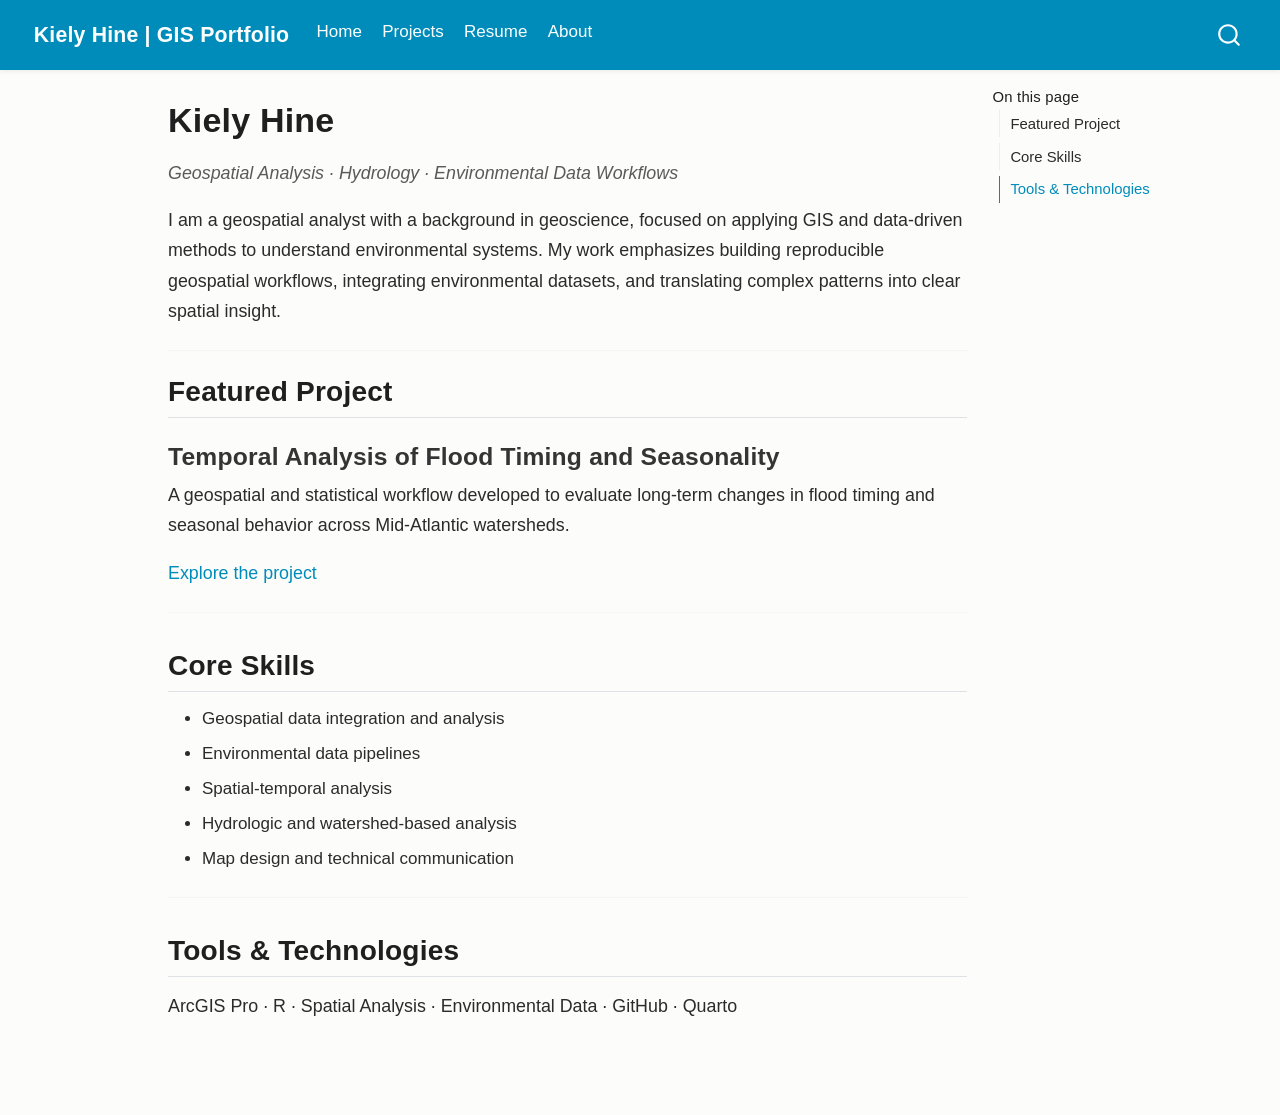
<file: docs/index.html>
<!DOCTYPE html>
<html xmlns="http://www.w3.org/1999/xhtml" lang="en" xml:lang="en"><head>

<meta charset="utf-8">
<meta name="generator" content="quarto-1.8.25">

<meta name="viewport" content="width=device-width, initial-scale=1.0, user-scalable=yes">


<title>Kiely Hine – Kiely Hine | GIS Portfolio</title>
<style>
code{white-space: pre-wrap;}
span.smallcaps{font-variant: small-caps;}
div.columns{display: flex; gap: min(4vw, 1.5em);}
div.column{flex: auto; overflow-x: auto;}
div.hanging-indent{margin-left: 1.5em; text-indent: -1.5em;}
ul.task-list{list-style: none;}
ul.task-list li input[type="checkbox"] {
  width: 0.8em;
  margin: 0 0.8em 0.2em -1em; /* quarto-specific, see https://github.com/quarto-dev/quarto-cli/issues/4556 */ 
  vertical-align: middle;
}
</style>


<script src="site_libs/quarto-nav/quarto-nav.js"></script>
<script src="site_libs/quarto-nav/headroom.min.js"></script>
<script src="site_libs/clipboard/clipboard.min.js"></script>
<script src="site_libs/quarto-search/autocomplete.umd.js"></script>
<script src="site_libs/quarto-search/fuse.min.js"></script>
<script src="site_libs/quarto-search/quarto-search.js"></script>
<meta name="quarto:offset" content="./">
<script src="site_libs/quarto-html/quarto.js" type="module"></script>
<script src="site_libs/quarto-html/tabsets/tabsets.js" type="module"></script>
<script src="site_libs/quarto-html/axe/axe-check.js" type="module"></script>
<script src="site_libs/quarto-html/popper.min.js"></script>
<script src="site_libs/quarto-html/tippy.umd.min.js"></script>
<script src="site_libs/quarto-html/anchor.min.js"></script>
<link href="site_libs/quarto-html/tippy.css" rel="stylesheet">
<link href="site_libs/quarto-html/quarto-syntax-highlighting-7b89279ff1a6dce999919e0e67d4d9ec.css" rel="stylesheet" id="quarto-text-highlighting-styles">
<script src="site_libs/bootstrap/bootstrap.min.js"></script>
<link href="site_libs/bootstrap/bootstrap-icons.css" rel="stylesheet">
<link href="site_libs/bootstrap/bootstrap-980b7731fb1d77f0b19a7f8959812838.min.css" rel="stylesheet" append-hash="true" id="quarto-bootstrap" data-mode="light">
<script id="quarto-search-options" type="application/json">{
  "location": "navbar",
  "copy-button": false,
  "collapse-after": 3,
  "panel-placement": "end",
  "type": "overlay",
  "limit": 50,
  "keyboard-shortcut": [
    "f",
    "/",
    "s"
  ],
  "show-item-context": false,
  "language": {
    "search-no-results-text": "No results",
    "search-matching-documents-text": "matching documents",
    "search-copy-link-title": "Copy link to search",
    "search-hide-matches-text": "Hide additional matches",
    "search-more-match-text": "more match in this document",
    "search-more-matches-text": "more matches in this document",
    "search-clear-button-title": "Clear",
    "search-text-placeholder": "",
    "search-detached-cancel-button-title": "Cancel",
    "search-submit-button-title": "Submit",
    "search-label": "Search"
  }
}</script>


<link rel="stylesheet" href="styles.css">
</head>

<body class="nav-fixed quarto-light">

<div id="quarto-search-results"></div>
  <header id="quarto-header" class="headroom fixed-top">
    <nav class="navbar navbar-expand-lg " data-bs-theme="dark">
      <div class="navbar-container container-fluid">
      <div class="navbar-brand-container mx-auto">
    <a href="./index.html" class="navbar-brand navbar-brand-logo">
    </a>
    <a class="navbar-brand" href="./index.html">
    <span class="navbar-title">Kiely Hine | GIS Portfolio</span>
    </a>
  </div>
            <div id="quarto-search" class="" title="Search"></div>
          <button class="navbar-toggler" type="button" data-bs-toggle="collapse" data-bs-target="#navbarCollapse" aria-controls="navbarCollapse" role="menu" aria-expanded="false" aria-label="Toggle navigation" onclick="if (window.quartoToggleHeadroom) { window.quartoToggleHeadroom(); }">
  <span class="navbar-toggler-icon"></span>
</button>
          <div class="collapse navbar-collapse" id="navbarCollapse">
            <ul class="navbar-nav navbar-nav-scroll me-auto">
  <li class="nav-item">
    <a class="nav-link active" href="./index.html" aria-current="page"> 
<span class="menu-text">Home</span></a>
  </li>  
  <li class="nav-item">
    <a class="nav-link" href="./projects.html"> 
<span class="menu-text">Projects</span></a>
  </li>  
  <li class="nav-item">
    <a class="nav-link" href="./resume.html"> 
<span class="menu-text">Resume</span></a>
  </li>  
  <li class="nav-item">
    <a class="nav-link" href="./about.html"> 
<span class="menu-text">About</span></a>
  </li>  
</ul>
          </div> <!-- /navcollapse -->
            <div class="quarto-navbar-tools">
</div>
      </div> <!-- /container-fluid -->
    </nav>
</header>
<!-- content -->
<div id="quarto-content" class="quarto-container page-columns page-rows-contents page-layout-article page-navbar">
<!-- sidebar -->
<!-- margin-sidebar -->
    <div id="quarto-margin-sidebar" class="sidebar margin-sidebar">
        <nav id="TOC" role="doc-toc" class="toc-active">
    <h2 id="toc-title">On this page</h2>
   
  <ul>
  <li><a href="#featured-project" id="toc-featured-project" class="nav-link active" data-scroll-target="#featured-project">Featured Project</a>
  <ul class="collapse">
  <li><a href="#temporal-analysis-of-flood-timing-and-seasonality" id="toc-temporal-analysis-of-flood-timing-and-seasonality" class="nav-link" data-scroll-target="#temporal-analysis-of-flood-timing-and-seasonality">Temporal Analysis of Flood Timing and Seasonality</a></li>
  </ul></li>
  <li><a href="#core-skills" id="toc-core-skills" class="nav-link" data-scroll-target="#core-skills">Core Skills</a></li>
  <li><a href="#tools-technologies" id="toc-tools-technologies" class="nav-link" data-scroll-target="#tools-technologies">Tools &amp; Technologies</a></li>
  </ul>
</nav>
    </div>
<!-- main -->
<main class="content" id="quarto-document-content">

<header id="title-block-header" class="quarto-title-block default">
<div class="quarto-title">
<h1 class="title">Kiely Hine</h1>
</div>



<div class="quarto-title-meta">

    
  
    
  </div>
  


</header>


<p><em>Geospatial Analysis · Hydrology · Environmental Data Workflows</em></p>
<p>I am a geospatial analyst with a background in geoscience, focused on applying GIS and data-driven methods to understand environmental systems. My work emphasizes building reproducible geospatial workflows, integrating environmental datasets, and translating complex patterns into clear spatial insight.</p>
<hr>
<section id="featured-project" class="level2">
<h2 class="anchored" data-anchor-id="featured-project">Featured Project</h2>
<section id="temporal-analysis-of-flood-timing-and-seasonality" class="level3">
<h3 class="anchored" data-anchor-id="temporal-analysis-of-flood-timing-and-seasonality">Temporal Analysis of Flood Timing and Seasonality</h3>
<p>A geospatial and statistical workflow developed to evaluate long-term changes in flood timing and seasonal behavior across Mid-Atlantic watersheds.</p>
<p><a href="./projects.html">Explore the project</a></p>
<hr>
</section>
</section>
<section id="core-skills" class="level2">
<h2 class="anchored" data-anchor-id="core-skills">Core Skills</h2>
<ul>
<li>Geospatial data integration and analysis<br>
</li>
<li>Environmental data pipelines<br>
</li>
<li>Spatial-temporal analysis<br>
</li>
<li>Hydrologic and watershed-based analysis<br>
</li>
<li>Map design and technical communication</li>
</ul>
<hr>
</section>
<section id="tools-technologies" class="level2">
<h2 class="anchored" data-anchor-id="tools-technologies">Tools &amp; Technologies</h2>
<p>ArcGIS Pro · R · Spatial Analysis · Environmental Data · GitHub · Quarto</p>


</section>

</main> <!-- /main -->
<script id="quarto-html-after-body" type="application/javascript">
  window.document.addEventListener("DOMContentLoaded", function (event) {
    const icon = "";
    const anchorJS = new window.AnchorJS();
    anchorJS.options = {
      placement: 'right',
      icon: icon
    };
    anchorJS.add('.anchored');
    const isCodeAnnotation = (el) => {
      for (const clz of el.classList) {
        if (clz.startsWith('code-annotation-')) {                     
          return true;
        }
      }
      return false;
    }
    const onCopySuccess = function(e) {
      // button target
      const button = e.trigger;
      // don't keep focus
      button.blur();
      // flash "checked"
      button.classList.add('code-copy-button-checked');
      var currentTitle = button.getAttribute("title");
      button.setAttribute("title", "Copied!");
      let tooltip;
      if (window.bootstrap) {
        button.setAttribute("data-bs-toggle", "tooltip");
        button.setAttribute("data-bs-placement", "left");
        button.setAttribute("data-bs-title", "Copied!");
        tooltip = new bootstrap.Tooltip(button, 
          { trigger: "manual", 
            customClass: "code-copy-button-tooltip",
            offset: [0, -8]});
        tooltip.show();    
      }
      setTimeout(function() {
        if (tooltip) {
          tooltip.hide();
          button.removeAttribute("data-bs-title");
          button.removeAttribute("data-bs-toggle");
          button.removeAttribute("data-bs-placement");
        }
        button.setAttribute("title", currentTitle);
        button.classList.remove('code-copy-button-checked');
      }, 1000);
      // clear code selection
      e.clearSelection();
    }
    const getTextToCopy = function(trigger) {
      const outerScaffold = trigger.parentElement.cloneNode(true);
      const codeEl = outerScaffold.querySelector('code');
      for (const childEl of codeEl.children) {
        if (isCodeAnnotation(childEl)) {
          childEl.remove();
        }
      }
      return codeEl.innerText;
    }
    const clipboard = new window.ClipboardJS('.code-copy-button:not([data-in-quarto-modal])', {
      text: getTextToCopy
    });
    clipboard.on('success', onCopySuccess);
    if (window.document.getElementById('quarto-embedded-source-code-modal')) {
      const clipboardModal = new window.ClipboardJS('.code-copy-button[data-in-quarto-modal]', {
        text: getTextToCopy,
        container: window.document.getElementById('quarto-embedded-source-code-modal')
      });
      clipboardModal.on('success', onCopySuccess);
    }
      var localhostRegex = new RegExp(/^(?:http|https):\/\/localhost\:?[0-9]*\//);
      var mailtoRegex = new RegExp(/^mailto:/);
        var filterRegex = new RegExp('/' + window.location.host + '/');
      var isInternal = (href) => {
          return filterRegex.test(href) || localhostRegex.test(href) || mailtoRegex.test(href);
      }
      // Inspect non-navigation links and adorn them if external
     var links = window.document.querySelectorAll('a[href]:not(.nav-link):not(.navbar-brand):not(.toc-action):not(.sidebar-link):not(.sidebar-item-toggle):not(.pagination-link):not(.no-external):not([aria-hidden]):not(.dropdown-item):not(.quarto-navigation-tool):not(.about-link)');
      for (var i=0; i<links.length; i++) {
        const link = links[i];
        if (!isInternal(link.href)) {
          // undo the damage that might have been done by quarto-nav.js in the case of
          // links that we want to consider external
          if (link.dataset.originalHref !== undefined) {
            link.href = link.dataset.originalHref;
          }
        }
      }
    function tippyHover(el, contentFn, onTriggerFn, onUntriggerFn) {
      const config = {
        allowHTML: true,
        maxWidth: 500,
        delay: 100,
        arrow: false,
        appendTo: function(el) {
            return el.parentElement;
        },
        interactive: true,
        interactiveBorder: 10,
        theme: 'quarto',
        placement: 'bottom-start',
      };
      if (contentFn) {
        config.content = contentFn;
      }
      if (onTriggerFn) {
        config.onTrigger = onTriggerFn;
      }
      if (onUntriggerFn) {
        config.onUntrigger = onUntriggerFn;
      }
      window.tippy(el, config); 
    }
    const noterefs = window.document.querySelectorAll('a[role="doc-noteref"]');
    for (var i=0; i<noterefs.length; i++) {
      const ref = noterefs[i];
      tippyHover(ref, function() {
        // use id or data attribute instead here
        let href = ref.getAttribute('data-footnote-href') || ref.getAttribute('href');
        try { href = new URL(href).hash; } catch {}
        const id = href.replace(/^#\/?/, "");
        const note = window.document.getElementById(id);
        if (note) {
          return note.innerHTML;
        } else {
          return "";
        }
      });
    }
    const xrefs = window.document.querySelectorAll('a.quarto-xref');
    const processXRef = (id, note) => {
      // Strip column container classes
      const stripColumnClz = (el) => {
        el.classList.remove("page-full", "page-columns");
        if (el.children) {
          for (const child of el.children) {
            stripColumnClz(child);
          }
        }
      }
      stripColumnClz(note)
      if (id === null || id.startsWith('sec-')) {
        // Special case sections, only their first couple elements
        const container = document.createElement("div");
        if (note.children && note.children.length > 2) {
          container.appendChild(note.children[0].cloneNode(true));
          for (let i = 1; i < note.children.length; i++) {
            const child = note.children[i];
            if (child.tagName === "P" && child.innerText === "") {
              continue;
            } else {
              container.appendChild(child.cloneNode(true));
              break;
            }
          }
          if (window.Quarto?.typesetMath) {
            window.Quarto.typesetMath(container);
          }
          return container.innerHTML
        } else {
          if (window.Quarto?.typesetMath) {
            window.Quarto.typesetMath(note);
          }
          return note.innerHTML;
        }
      } else {
        // Remove any anchor links if they are present
        const anchorLink = note.querySelector('a.anchorjs-link');
        if (anchorLink) {
          anchorLink.remove();
        }
        if (window.Quarto?.typesetMath) {
          window.Quarto.typesetMath(note);
        }
        if (note.classList.contains("callout")) {
          return note.outerHTML;
        } else {
          return note.innerHTML;
        }
      }
    }
    for (var i=0; i<xrefs.length; i++) {
      const xref = xrefs[i];
      tippyHover(xref, undefined, function(instance) {
        instance.disable();
        let url = xref.getAttribute('href');
        let hash = undefined; 
        if (url.startsWith('#')) {
          hash = url;
        } else {
          try { hash = new URL(url).hash; } catch {}
        }
        if (hash) {
          const id = hash.replace(/^#\/?/, "");
          const note = window.document.getElementById(id);
          if (note !== null) {
            try {
              const html = processXRef(id, note.cloneNode(true));
              instance.setContent(html);
            } finally {
              instance.enable();
              instance.show();
            }
          } else {
            // See if we can fetch this
            fetch(url.split('#')[0])
            .then(res => res.text())
            .then(html => {
              const parser = new DOMParser();
              const htmlDoc = parser.parseFromString(html, "text/html");
              const note = htmlDoc.getElementById(id);
              if (note !== null) {
                const html = processXRef(id, note);
                instance.setContent(html);
              } 
            }).finally(() => {
              instance.enable();
              instance.show();
            });
          }
        } else {
          // See if we can fetch a full url (with no hash to target)
          // This is a special case and we should probably do some content thinning / targeting
          fetch(url)
          .then(res => res.text())
          .then(html => {
            const parser = new DOMParser();
            const htmlDoc = parser.parseFromString(html, "text/html");
            const note = htmlDoc.querySelector('main.content');
            if (note !== null) {
              // This should only happen for chapter cross references
              // (since there is no id in the URL)
              // remove the first header
              if (note.children.length > 0 && note.children[0].tagName === "HEADER") {
                note.children[0].remove();
              }
              const html = processXRef(null, note);
              instance.setContent(html);
            } 
          }).finally(() => {
            instance.enable();
            instance.show();
          });
        }
      }, function(instance) {
      });
    }
        let selectedAnnoteEl;
        const selectorForAnnotation = ( cell, annotation) => {
          let cellAttr = 'data-code-cell="' + cell + '"';
          let lineAttr = 'data-code-annotation="' +  annotation + '"';
          const selector = 'span[' + cellAttr + '][' + lineAttr + ']';
          return selector;
        }
        const selectCodeLines = (annoteEl) => {
          const doc = window.document;
          const targetCell = annoteEl.getAttribute("data-target-cell");
          const targetAnnotation = annoteEl.getAttribute("data-target-annotation");
          const annoteSpan = window.document.querySelector(selectorForAnnotation(targetCell, targetAnnotation));
          const lines = annoteSpan.getAttribute("data-code-lines").split(",");
          const lineIds = lines.map((line) => {
            return targetCell + "-" + line;
          })
          let top = null;
          let height = null;
          let parent = null;
          if (lineIds.length > 0) {
              //compute the position of the single el (top and bottom and make a div)
              const el = window.document.getElementById(lineIds[0]);
              top = el.offsetTop;
              height = el.offsetHeight;
              parent = el.parentElement.parentElement;
            if (lineIds.length > 1) {
              const lastEl = window.document.getElementById(lineIds[lineIds.length - 1]);
              const bottom = lastEl.offsetTop + lastEl.offsetHeight;
              height = bottom - top;
            }
            if (top !== null && height !== null && parent !== null) {
              // cook up a div (if necessary) and position it 
              let div = window.document.getElementById("code-annotation-line-highlight");
              if (div === null) {
                div = window.document.createElement("div");
                div.setAttribute("id", "code-annotation-line-highlight");
                div.style.position = 'absolute';
                parent.appendChild(div);
              }
              div.style.top = top - 2 + "px";
              div.style.height = height + 4 + "px";
              div.style.left = 0;
              let gutterDiv = window.document.getElementById("code-annotation-line-highlight-gutter");
              if (gutterDiv === null) {
                gutterDiv = window.document.createElement("div");
                gutterDiv.setAttribute("id", "code-annotation-line-highlight-gutter");
                gutterDiv.style.position = 'absolute';
                const codeCell = window.document.getElementById(targetCell);
                const gutter = codeCell.querySelector('.code-annotation-gutter');
                gutter.appendChild(gutterDiv);
              }
              gutterDiv.style.top = top - 2 + "px";
              gutterDiv.style.height = height + 4 + "px";
            }
            selectedAnnoteEl = annoteEl;
          }
        };
        const unselectCodeLines = () => {
          const elementsIds = ["code-annotation-line-highlight", "code-annotation-line-highlight-gutter"];
          elementsIds.forEach((elId) => {
            const div = window.document.getElementById(elId);
            if (div) {
              div.remove();
            }
          });
          selectedAnnoteEl = undefined;
        };
          // Handle positioning of the toggle
      window.addEventListener(
        "resize",
        throttle(() => {
          elRect = undefined;
          if (selectedAnnoteEl) {
            selectCodeLines(selectedAnnoteEl);
          }
        }, 10)
      );
      function throttle(fn, ms) {
      let throttle = false;
      let timer;
        return (...args) => {
          if(!throttle) { // first call gets through
              fn.apply(this, args);
              throttle = true;
          } else { // all the others get throttled
              if(timer) clearTimeout(timer); // cancel #2
              timer = setTimeout(() => {
                fn.apply(this, args);
                timer = throttle = false;
              }, ms);
          }
        };
      }
        // Attach click handler to the DT
        const annoteDls = window.document.querySelectorAll('dt[data-target-cell]');
        for (const annoteDlNode of annoteDls) {
          annoteDlNode.addEventListener('click', (event) => {
            const clickedEl = event.target;
            if (clickedEl !== selectedAnnoteEl) {
              unselectCodeLines();
              const activeEl = window.document.querySelector('dt[data-target-cell].code-annotation-active');
              if (activeEl) {
                activeEl.classList.remove('code-annotation-active');
              }
              selectCodeLines(clickedEl);
              clickedEl.classList.add('code-annotation-active');
            } else {
              // Unselect the line
              unselectCodeLines();
              clickedEl.classList.remove('code-annotation-active');
            }
          });
        }
    const findCites = (el) => {
      const parentEl = el.parentElement;
      if (parentEl) {
        const cites = parentEl.dataset.cites;
        if (cites) {
          return {
            el,
            cites: cites.split(' ')
          };
        } else {
          return findCites(el.parentElement)
        }
      } else {
        return undefined;
      }
    };
    var bibliorefs = window.document.querySelectorAll('a[role="doc-biblioref"]');
    for (var i=0; i<bibliorefs.length; i++) {
      const ref = bibliorefs[i];
      const citeInfo = findCites(ref);
      if (citeInfo) {
        tippyHover(citeInfo.el, function() {
          var popup = window.document.createElement('div');
          citeInfo.cites.forEach(function(cite) {
            var citeDiv = window.document.createElement('div');
            citeDiv.classList.add('hanging-indent');
            citeDiv.classList.add('csl-entry');
            var biblioDiv = window.document.getElementById('ref-' + cite);
            if (biblioDiv) {
              citeDiv.innerHTML = biblioDiv.innerHTML;
            }
            popup.appendChild(citeDiv);
          });
          return popup.innerHTML;
        });
      }
    }
  });
  </script>
</div> <!-- /content -->




</body></html>
</file>
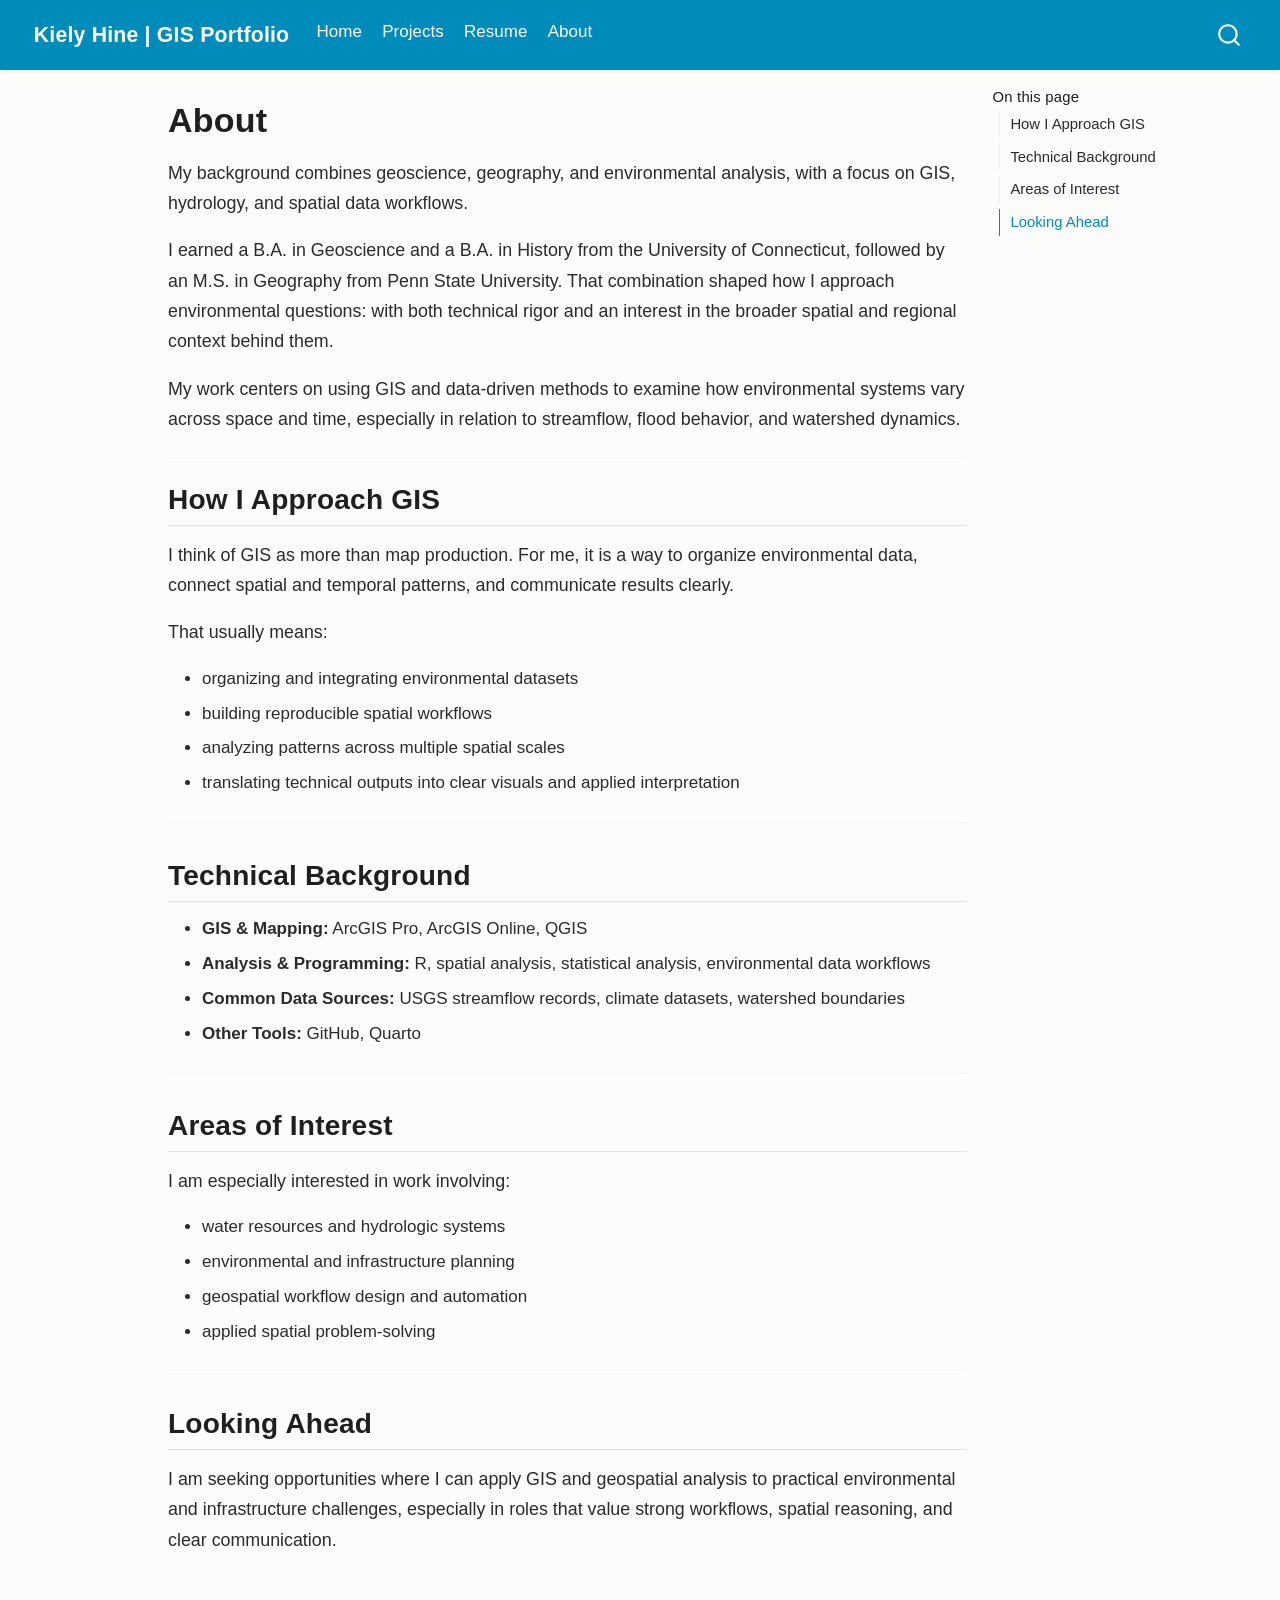
<file: docs/about.html>
<!DOCTYPE html>
<html xmlns="http://www.w3.org/1999/xhtml" lang="en" xml:lang="en"><head>

<meta charset="utf-8">
<meta name="generator" content="quarto-1.8.25">

<meta name="viewport" content="width=device-width, initial-scale=1.0, user-scalable=yes">


<title>About – Kiely Hine | GIS Portfolio</title>
<style>
code{white-space: pre-wrap;}
span.smallcaps{font-variant: small-caps;}
div.columns{display: flex; gap: min(4vw, 1.5em);}
div.column{flex: auto; overflow-x: auto;}
div.hanging-indent{margin-left: 1.5em; text-indent: -1.5em;}
ul.task-list{list-style: none;}
ul.task-list li input[type="checkbox"] {
  width: 0.8em;
  margin: 0 0.8em 0.2em -1em; /* quarto-specific, see https://github.com/quarto-dev/quarto-cli/issues/4556 */ 
  vertical-align: middle;
}
</style>


<script src="site_libs/quarto-nav/quarto-nav.js"></script>
<script src="site_libs/quarto-nav/headroom.min.js"></script>
<script src="site_libs/clipboard/clipboard.min.js"></script>
<script src="site_libs/quarto-search/autocomplete.umd.js"></script>
<script src="site_libs/quarto-search/fuse.min.js"></script>
<script src="site_libs/quarto-search/quarto-search.js"></script>
<meta name="quarto:offset" content="./">
<script src="site_libs/quarto-html/quarto.js" type="module"></script>
<script src="site_libs/quarto-html/tabsets/tabsets.js" type="module"></script>
<script src="site_libs/quarto-html/axe/axe-check.js" type="module"></script>
<script src="site_libs/quarto-html/popper.min.js"></script>
<script src="site_libs/quarto-html/tippy.umd.min.js"></script>
<script src="site_libs/quarto-html/anchor.min.js"></script>
<link href="site_libs/quarto-html/tippy.css" rel="stylesheet">
<link href="site_libs/quarto-html/quarto-syntax-highlighting-7b89279ff1a6dce999919e0e67d4d9ec.css" rel="stylesheet" id="quarto-text-highlighting-styles">
<script src="site_libs/bootstrap/bootstrap.min.js"></script>
<link href="site_libs/bootstrap/bootstrap-icons.css" rel="stylesheet">
<link href="site_libs/bootstrap/bootstrap-980b7731fb1d77f0b19a7f8959812838.min.css" rel="stylesheet" append-hash="true" id="quarto-bootstrap" data-mode="light">
<script id="quarto-search-options" type="application/json">{
  "location": "navbar",
  "copy-button": false,
  "collapse-after": 3,
  "panel-placement": "end",
  "type": "overlay",
  "limit": 50,
  "keyboard-shortcut": [
    "f",
    "/",
    "s"
  ],
  "show-item-context": false,
  "language": {
    "search-no-results-text": "No results",
    "search-matching-documents-text": "matching documents",
    "search-copy-link-title": "Copy link to search",
    "search-hide-matches-text": "Hide additional matches",
    "search-more-match-text": "more match in this document",
    "search-more-matches-text": "more matches in this document",
    "search-clear-button-title": "Clear",
    "search-text-placeholder": "",
    "search-detached-cancel-button-title": "Cancel",
    "search-submit-button-title": "Submit",
    "search-label": "Search"
  }
}</script>


<link rel="stylesheet" href="styles.css">
</head>

<body class="nav-fixed quarto-light">

<div id="quarto-search-results"></div>
  <header id="quarto-header" class="headroom fixed-top">
    <nav class="navbar navbar-expand-lg " data-bs-theme="dark">
      <div class="navbar-container container-fluid">
      <div class="navbar-brand-container mx-auto">
    <a href="./index.html" class="navbar-brand navbar-brand-logo">
    </a>
    <a class="navbar-brand" href="./index.html">
    <span class="navbar-title">Kiely Hine | GIS Portfolio</span>
    </a>
  </div>
            <div id="quarto-search" class="" title="Search"></div>
          <button class="navbar-toggler" type="button" data-bs-toggle="collapse" data-bs-target="#navbarCollapse" aria-controls="navbarCollapse" role="menu" aria-expanded="false" aria-label="Toggle navigation" onclick="if (window.quartoToggleHeadroom) { window.quartoToggleHeadroom(); }">
  <span class="navbar-toggler-icon"></span>
</button>
          <div class="collapse navbar-collapse" id="navbarCollapse">
            <ul class="navbar-nav navbar-nav-scroll me-auto">
  <li class="nav-item">
    <a class="nav-link" href="./index.html"> 
<span class="menu-text">Home</span></a>
  </li>  
  <li class="nav-item">
    <a class="nav-link" href="./projects.html"> 
<span class="menu-text">Projects</span></a>
  </li>  
  <li class="nav-item">
    <a class="nav-link" href="./resume.html"> 
<span class="menu-text">Resume</span></a>
  </li>  
  <li class="nav-item">
    <a class="nav-link active" href="./about.html" aria-current="page"> 
<span class="menu-text">About</span></a>
  </li>  
</ul>
          </div> <!-- /navcollapse -->
            <div class="quarto-navbar-tools">
</div>
      </div> <!-- /container-fluid -->
    </nav>
</header>
<!-- content -->
<div id="quarto-content" class="quarto-container page-columns page-rows-contents page-layout-article page-navbar">
<!-- sidebar -->
<!-- margin-sidebar -->
    <div id="quarto-margin-sidebar" class="sidebar margin-sidebar">
        <nav id="TOC" role="doc-toc" class="toc-active">
    <h2 id="toc-title">On this page</h2>
   
  <ul>
  <li><a href="#how-i-approach-gis" id="toc-how-i-approach-gis" class="nav-link active" data-scroll-target="#how-i-approach-gis">How I Approach GIS</a></li>
  <li><a href="#technical-background" id="toc-technical-background" class="nav-link" data-scroll-target="#technical-background">Technical Background</a></li>
  <li><a href="#areas-of-interest" id="toc-areas-of-interest" class="nav-link" data-scroll-target="#areas-of-interest">Areas of Interest</a></li>
  <li><a href="#looking-ahead" id="toc-looking-ahead" class="nav-link" data-scroll-target="#looking-ahead">Looking Ahead</a></li>
  </ul>
</nav>
    </div>
<!-- main -->
<main class="content" id="quarto-document-content">

<header id="title-block-header" class="quarto-title-block default">
<div class="quarto-title">
<h1 class="title">About</h1>
</div>



<div class="quarto-title-meta">

    
  
    
  </div>
  


</header>


<p>My background combines geoscience, geography, and environmental analysis, with a focus on GIS, hydrology, and spatial data workflows.</p>
<p>I earned a B.A. in Geoscience and a B.A. in History from the University of Connecticut, followed by an M.S. in Geography from Penn State University. That combination shaped how I approach environmental questions: with both technical rigor and an interest in the broader spatial and regional context behind them.</p>
<p>My work centers on using GIS and data-driven methods to examine how environmental systems vary across space and time, especially in relation to streamflow, flood behavior, and watershed dynamics.</p>
<hr>
<section id="how-i-approach-gis" class="level2">
<h2 class="anchored" data-anchor-id="how-i-approach-gis">How I Approach GIS</h2>
<p>I think of GIS as more than map production. For me, it is a way to organize environmental data, connect spatial and temporal patterns, and communicate results clearly.</p>
<p>That usually means:</p>
<ul>
<li>organizing and integrating environmental datasets<br>
</li>
<li>building reproducible spatial workflows<br>
</li>
<li>analyzing patterns across multiple spatial scales<br>
</li>
<li>translating technical outputs into clear visuals and applied interpretation</li>
</ul>
<hr>
</section>
<section id="technical-background" class="level2">
<h2 class="anchored" data-anchor-id="technical-background">Technical Background</h2>
<ul>
<li><strong>GIS &amp; Mapping:</strong> ArcGIS Pro, ArcGIS Online, QGIS<br>
</li>
<li><strong>Analysis &amp; Programming:</strong> R, spatial analysis, statistical analysis, environmental data workflows<br>
</li>
<li><strong>Common Data Sources:</strong> USGS streamflow records, climate datasets, watershed boundaries<br>
</li>
<li><strong>Other Tools:</strong> GitHub, Quarto</li>
</ul>
<hr>
</section>
<section id="areas-of-interest" class="level2">
<h2 class="anchored" data-anchor-id="areas-of-interest">Areas of Interest</h2>
<p>I am especially interested in work involving:</p>
<ul>
<li>water resources and hydrologic systems<br>
</li>
<li>environmental and infrastructure planning<br>
</li>
<li>geospatial workflow design and automation<br>
</li>
<li>applied spatial problem-solving</li>
</ul>
<hr>
</section>
<section id="looking-ahead" class="level2">
<h2 class="anchored" data-anchor-id="looking-ahead">Looking Ahead</h2>
<p>I am seeking opportunities where I can apply GIS and geospatial analysis to practical environmental and infrastructure challenges, especially in roles that value strong workflows, spatial reasoning, and clear communication.</p>


</section>

</main> <!-- /main -->
<script id="quarto-html-after-body" type="application/javascript">
  window.document.addEventListener("DOMContentLoaded", function (event) {
    const icon = "";
    const anchorJS = new window.AnchorJS();
    anchorJS.options = {
      placement: 'right',
      icon: icon
    };
    anchorJS.add('.anchored');
    const isCodeAnnotation = (el) => {
      for (const clz of el.classList) {
        if (clz.startsWith('code-annotation-')) {                     
          return true;
        }
      }
      return false;
    }
    const onCopySuccess = function(e) {
      // button target
      const button = e.trigger;
      // don't keep focus
      button.blur();
      // flash "checked"
      button.classList.add('code-copy-button-checked');
      var currentTitle = button.getAttribute("title");
      button.setAttribute("title", "Copied!");
      let tooltip;
      if (window.bootstrap) {
        button.setAttribute("data-bs-toggle", "tooltip");
        button.setAttribute("data-bs-placement", "left");
        button.setAttribute("data-bs-title", "Copied!");
        tooltip = new bootstrap.Tooltip(button, 
          { trigger: "manual", 
            customClass: "code-copy-button-tooltip",
            offset: [0, -8]});
        tooltip.show();    
      }
      setTimeout(function() {
        if (tooltip) {
          tooltip.hide();
          button.removeAttribute("data-bs-title");
          button.removeAttribute("data-bs-toggle");
          button.removeAttribute("data-bs-placement");
        }
        button.setAttribute("title", currentTitle);
        button.classList.remove('code-copy-button-checked');
      }, 1000);
      // clear code selection
      e.clearSelection();
    }
    const getTextToCopy = function(trigger) {
      const outerScaffold = trigger.parentElement.cloneNode(true);
      const codeEl = outerScaffold.querySelector('code');
      for (const childEl of codeEl.children) {
        if (isCodeAnnotation(childEl)) {
          childEl.remove();
        }
      }
      return codeEl.innerText;
    }
    const clipboard = new window.ClipboardJS('.code-copy-button:not([data-in-quarto-modal])', {
      text: getTextToCopy
    });
    clipboard.on('success', onCopySuccess);
    if (window.document.getElementById('quarto-embedded-source-code-modal')) {
      const clipboardModal = new window.ClipboardJS('.code-copy-button[data-in-quarto-modal]', {
        text: getTextToCopy,
        container: window.document.getElementById('quarto-embedded-source-code-modal')
      });
      clipboardModal.on('success', onCopySuccess);
    }
      var localhostRegex = new RegExp(/^(?:http|https):\/\/localhost\:?[0-9]*\//);
      var mailtoRegex = new RegExp(/^mailto:/);
        var filterRegex = new RegExp('/' + window.location.host + '/');
      var isInternal = (href) => {
          return filterRegex.test(href) || localhostRegex.test(href) || mailtoRegex.test(href);
      }
      // Inspect non-navigation links and adorn them if external
     var links = window.document.querySelectorAll('a[href]:not(.nav-link):not(.navbar-brand):not(.toc-action):not(.sidebar-link):not(.sidebar-item-toggle):not(.pagination-link):not(.no-external):not([aria-hidden]):not(.dropdown-item):not(.quarto-navigation-tool):not(.about-link)');
      for (var i=0; i<links.length; i++) {
        const link = links[i];
        if (!isInternal(link.href)) {
          // undo the damage that might have been done by quarto-nav.js in the case of
          // links that we want to consider external
          if (link.dataset.originalHref !== undefined) {
            link.href = link.dataset.originalHref;
          }
        }
      }
    function tippyHover(el, contentFn, onTriggerFn, onUntriggerFn) {
      const config = {
        allowHTML: true,
        maxWidth: 500,
        delay: 100,
        arrow: false,
        appendTo: function(el) {
            return el.parentElement;
        },
        interactive: true,
        interactiveBorder: 10,
        theme: 'quarto',
        placement: 'bottom-start',
      };
      if (contentFn) {
        config.content = contentFn;
      }
      if (onTriggerFn) {
        config.onTrigger = onTriggerFn;
      }
      if (onUntriggerFn) {
        config.onUntrigger = onUntriggerFn;
      }
      window.tippy(el, config); 
    }
    const noterefs = window.document.querySelectorAll('a[role="doc-noteref"]');
    for (var i=0; i<noterefs.length; i++) {
      const ref = noterefs[i];
      tippyHover(ref, function() {
        // use id or data attribute instead here
        let href = ref.getAttribute('data-footnote-href') || ref.getAttribute('href');
        try { href = new URL(href).hash; } catch {}
        const id = href.replace(/^#\/?/, "");
        const note = window.document.getElementById(id);
        if (note) {
          return note.innerHTML;
        } else {
          return "";
        }
      });
    }
    const xrefs = window.document.querySelectorAll('a.quarto-xref');
    const processXRef = (id, note) => {
      // Strip column container classes
      const stripColumnClz = (el) => {
        el.classList.remove("page-full", "page-columns");
        if (el.children) {
          for (const child of el.children) {
            stripColumnClz(child);
          }
        }
      }
      stripColumnClz(note)
      if (id === null || id.startsWith('sec-')) {
        // Special case sections, only their first couple elements
        const container = document.createElement("div");
        if (note.children && note.children.length > 2) {
          container.appendChild(note.children[0].cloneNode(true));
          for (let i = 1; i < note.children.length; i++) {
            const child = note.children[i];
            if (child.tagName === "P" && child.innerText === "") {
              continue;
            } else {
              container.appendChild(child.cloneNode(true));
              break;
            }
          }
          if (window.Quarto?.typesetMath) {
            window.Quarto.typesetMath(container);
          }
          return container.innerHTML
        } else {
          if (window.Quarto?.typesetMath) {
            window.Quarto.typesetMath(note);
          }
          return note.innerHTML;
        }
      } else {
        // Remove any anchor links if they are present
        const anchorLink = note.querySelector('a.anchorjs-link');
        if (anchorLink) {
          anchorLink.remove();
        }
        if (window.Quarto?.typesetMath) {
          window.Quarto.typesetMath(note);
        }
        if (note.classList.contains("callout")) {
          return note.outerHTML;
        } else {
          return note.innerHTML;
        }
      }
    }
    for (var i=0; i<xrefs.length; i++) {
      const xref = xrefs[i];
      tippyHover(xref, undefined, function(instance) {
        instance.disable();
        let url = xref.getAttribute('href');
        let hash = undefined; 
        if (url.startsWith('#')) {
          hash = url;
        } else {
          try { hash = new URL(url).hash; } catch {}
        }
        if (hash) {
          const id = hash.replace(/^#\/?/, "");
          const note = window.document.getElementById(id);
          if (note !== null) {
            try {
              const html = processXRef(id, note.cloneNode(true));
              instance.setContent(html);
            } finally {
              instance.enable();
              instance.show();
            }
          } else {
            // See if we can fetch this
            fetch(url.split('#')[0])
            .then(res => res.text())
            .then(html => {
              const parser = new DOMParser();
              const htmlDoc = parser.parseFromString(html, "text/html");
              const note = htmlDoc.getElementById(id);
              if (note !== null) {
                const html = processXRef(id, note);
                instance.setContent(html);
              } 
            }).finally(() => {
              instance.enable();
              instance.show();
            });
          }
        } else {
          // See if we can fetch a full url (with no hash to target)
          // This is a special case and we should probably do some content thinning / targeting
          fetch(url)
          .then(res => res.text())
          .then(html => {
            const parser = new DOMParser();
            const htmlDoc = parser.parseFromString(html, "text/html");
            const note = htmlDoc.querySelector('main.content');
            if (note !== null) {
              // This should only happen for chapter cross references
              // (since there is no id in the URL)
              // remove the first header
              if (note.children.length > 0 && note.children[0].tagName === "HEADER") {
                note.children[0].remove();
              }
              const html = processXRef(null, note);
              instance.setContent(html);
            } 
          }).finally(() => {
            instance.enable();
            instance.show();
          });
        }
      }, function(instance) {
      });
    }
        let selectedAnnoteEl;
        const selectorForAnnotation = ( cell, annotation) => {
          let cellAttr = 'data-code-cell="' + cell + '"';
          let lineAttr = 'data-code-annotation="' +  annotation + '"';
          const selector = 'span[' + cellAttr + '][' + lineAttr + ']';
          return selector;
        }
        const selectCodeLines = (annoteEl) => {
          const doc = window.document;
          const targetCell = annoteEl.getAttribute("data-target-cell");
          const targetAnnotation = annoteEl.getAttribute("data-target-annotation");
          const annoteSpan = window.document.querySelector(selectorForAnnotation(targetCell, targetAnnotation));
          const lines = annoteSpan.getAttribute("data-code-lines").split(",");
          const lineIds = lines.map((line) => {
            return targetCell + "-" + line;
          })
          let top = null;
          let height = null;
          let parent = null;
          if (lineIds.length > 0) {
              //compute the position of the single el (top and bottom and make a div)
              const el = window.document.getElementById(lineIds[0]);
              top = el.offsetTop;
              height = el.offsetHeight;
              parent = el.parentElement.parentElement;
            if (lineIds.length > 1) {
              const lastEl = window.document.getElementById(lineIds[lineIds.length - 1]);
              const bottom = lastEl.offsetTop + lastEl.offsetHeight;
              height = bottom - top;
            }
            if (top !== null && height !== null && parent !== null) {
              // cook up a div (if necessary) and position it 
              let div = window.document.getElementById("code-annotation-line-highlight");
              if (div === null) {
                div = window.document.createElement("div");
                div.setAttribute("id", "code-annotation-line-highlight");
                div.style.position = 'absolute';
                parent.appendChild(div);
              }
              div.style.top = top - 2 + "px";
              div.style.height = height + 4 + "px";
              div.style.left = 0;
              let gutterDiv = window.document.getElementById("code-annotation-line-highlight-gutter");
              if (gutterDiv === null) {
                gutterDiv = window.document.createElement("div");
                gutterDiv.setAttribute("id", "code-annotation-line-highlight-gutter");
                gutterDiv.style.position = 'absolute';
                const codeCell = window.document.getElementById(targetCell);
                const gutter = codeCell.querySelector('.code-annotation-gutter');
                gutter.appendChild(gutterDiv);
              }
              gutterDiv.style.top = top - 2 + "px";
              gutterDiv.style.height = height + 4 + "px";
            }
            selectedAnnoteEl = annoteEl;
          }
        };
        const unselectCodeLines = () => {
          const elementsIds = ["code-annotation-line-highlight", "code-annotation-line-highlight-gutter"];
          elementsIds.forEach((elId) => {
            const div = window.document.getElementById(elId);
            if (div) {
              div.remove();
            }
          });
          selectedAnnoteEl = undefined;
        };
          // Handle positioning of the toggle
      window.addEventListener(
        "resize",
        throttle(() => {
          elRect = undefined;
          if (selectedAnnoteEl) {
            selectCodeLines(selectedAnnoteEl);
          }
        }, 10)
      );
      function throttle(fn, ms) {
      let throttle = false;
      let timer;
        return (...args) => {
          if(!throttle) { // first call gets through
              fn.apply(this, args);
              throttle = true;
          } else { // all the others get throttled
              if(timer) clearTimeout(timer); // cancel #2
              timer = setTimeout(() => {
                fn.apply(this, args);
                timer = throttle = false;
              }, ms);
          }
        };
      }
        // Attach click handler to the DT
        const annoteDls = window.document.querySelectorAll('dt[data-target-cell]');
        for (const annoteDlNode of annoteDls) {
          annoteDlNode.addEventListener('click', (event) => {
            const clickedEl = event.target;
            if (clickedEl !== selectedAnnoteEl) {
              unselectCodeLines();
              const activeEl = window.document.querySelector('dt[data-target-cell].code-annotation-active');
              if (activeEl) {
                activeEl.classList.remove('code-annotation-active');
              }
              selectCodeLines(clickedEl);
              clickedEl.classList.add('code-annotation-active');
            } else {
              // Unselect the line
              unselectCodeLines();
              clickedEl.classList.remove('code-annotation-active');
            }
          });
        }
    const findCites = (el) => {
      const parentEl = el.parentElement;
      if (parentEl) {
        const cites = parentEl.dataset.cites;
        if (cites) {
          return {
            el,
            cites: cites.split(' ')
          };
        } else {
          return findCites(el.parentElement)
        }
      } else {
        return undefined;
      }
    };
    var bibliorefs = window.document.querySelectorAll('a[role="doc-biblioref"]');
    for (var i=0; i<bibliorefs.length; i++) {
      const ref = bibliorefs[i];
      const citeInfo = findCites(ref);
      if (citeInfo) {
        tippyHover(citeInfo.el, function() {
          var popup = window.document.createElement('div');
          citeInfo.cites.forEach(function(cite) {
            var citeDiv = window.document.createElement('div');
            citeDiv.classList.add('hanging-indent');
            citeDiv.classList.add('csl-entry');
            var biblioDiv = window.document.getElementById('ref-' + cite);
            if (biblioDiv) {
              citeDiv.innerHTML = biblioDiv.innerHTML;
            }
            popup.appendChild(citeDiv);
          });
          return popup.innerHTML;
        });
      }
    }
  });
  </script>
</div> <!-- /content -->




</body></html>
</file>
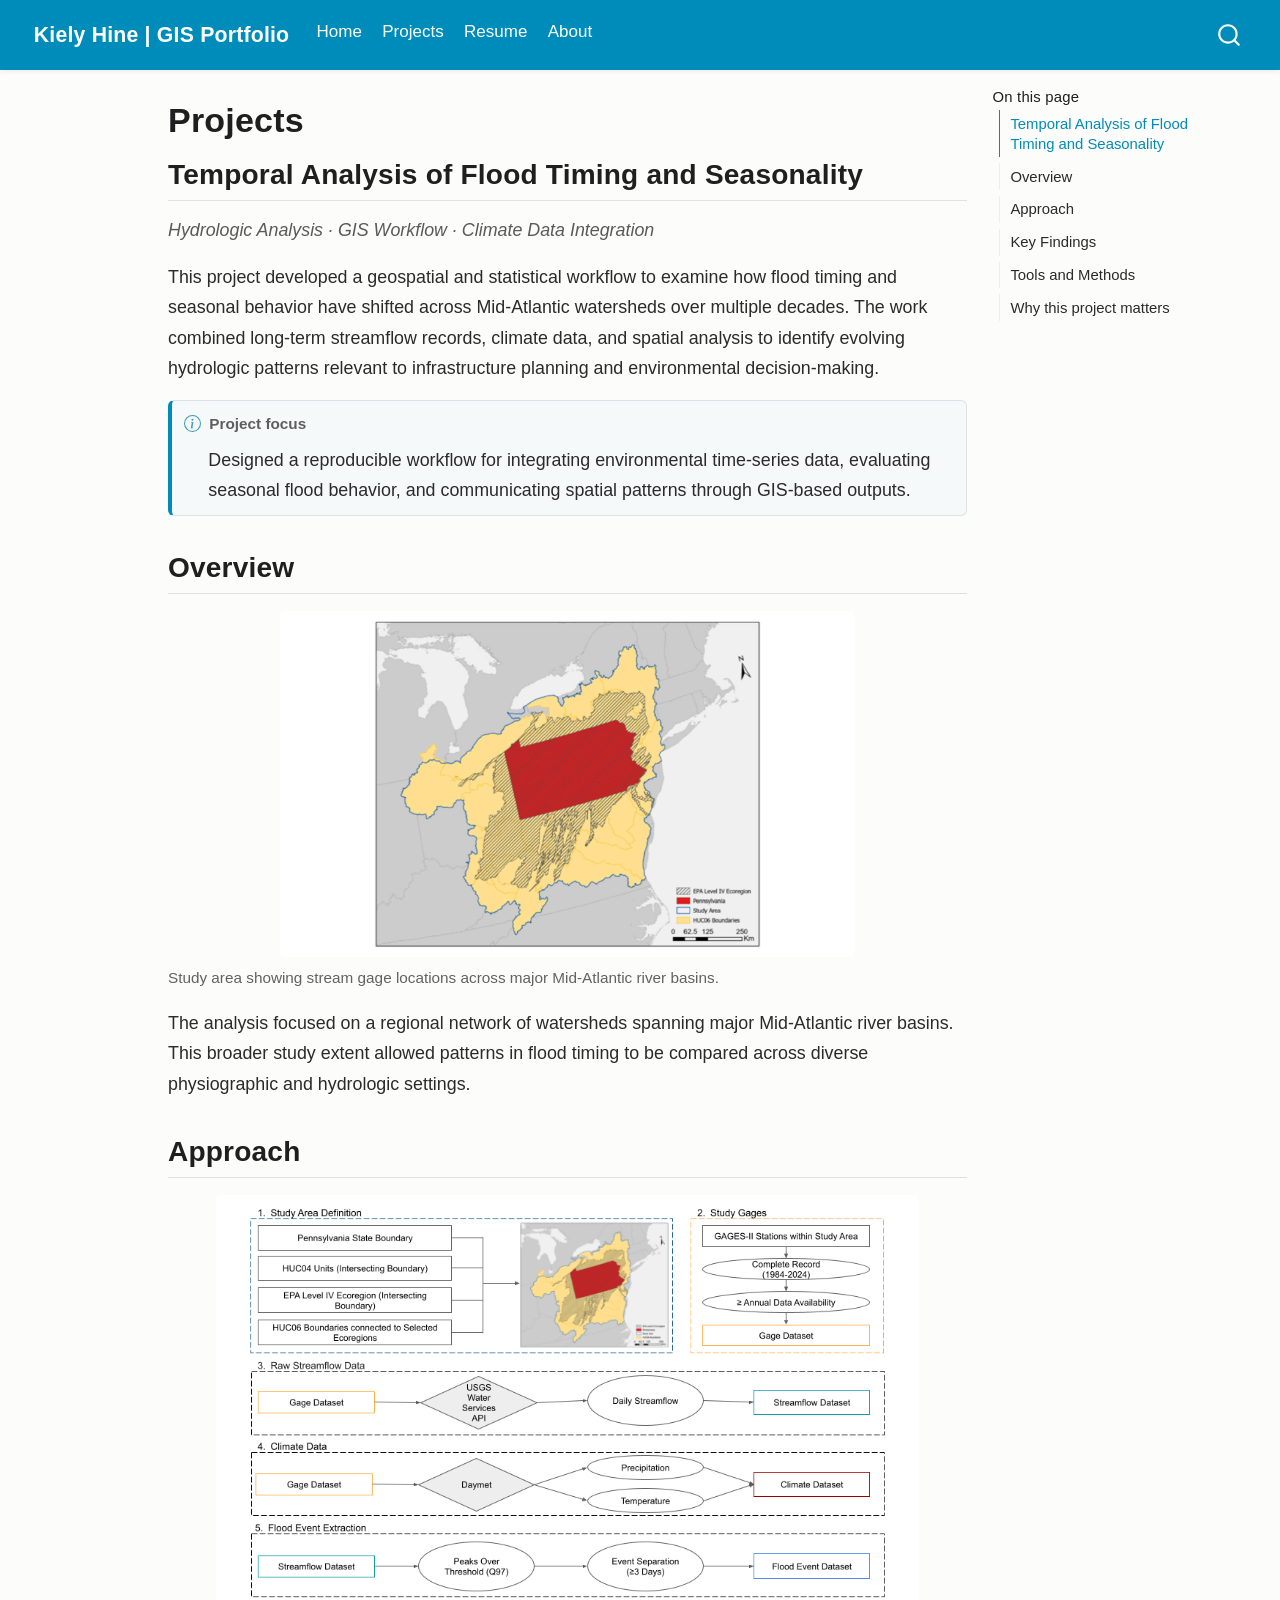
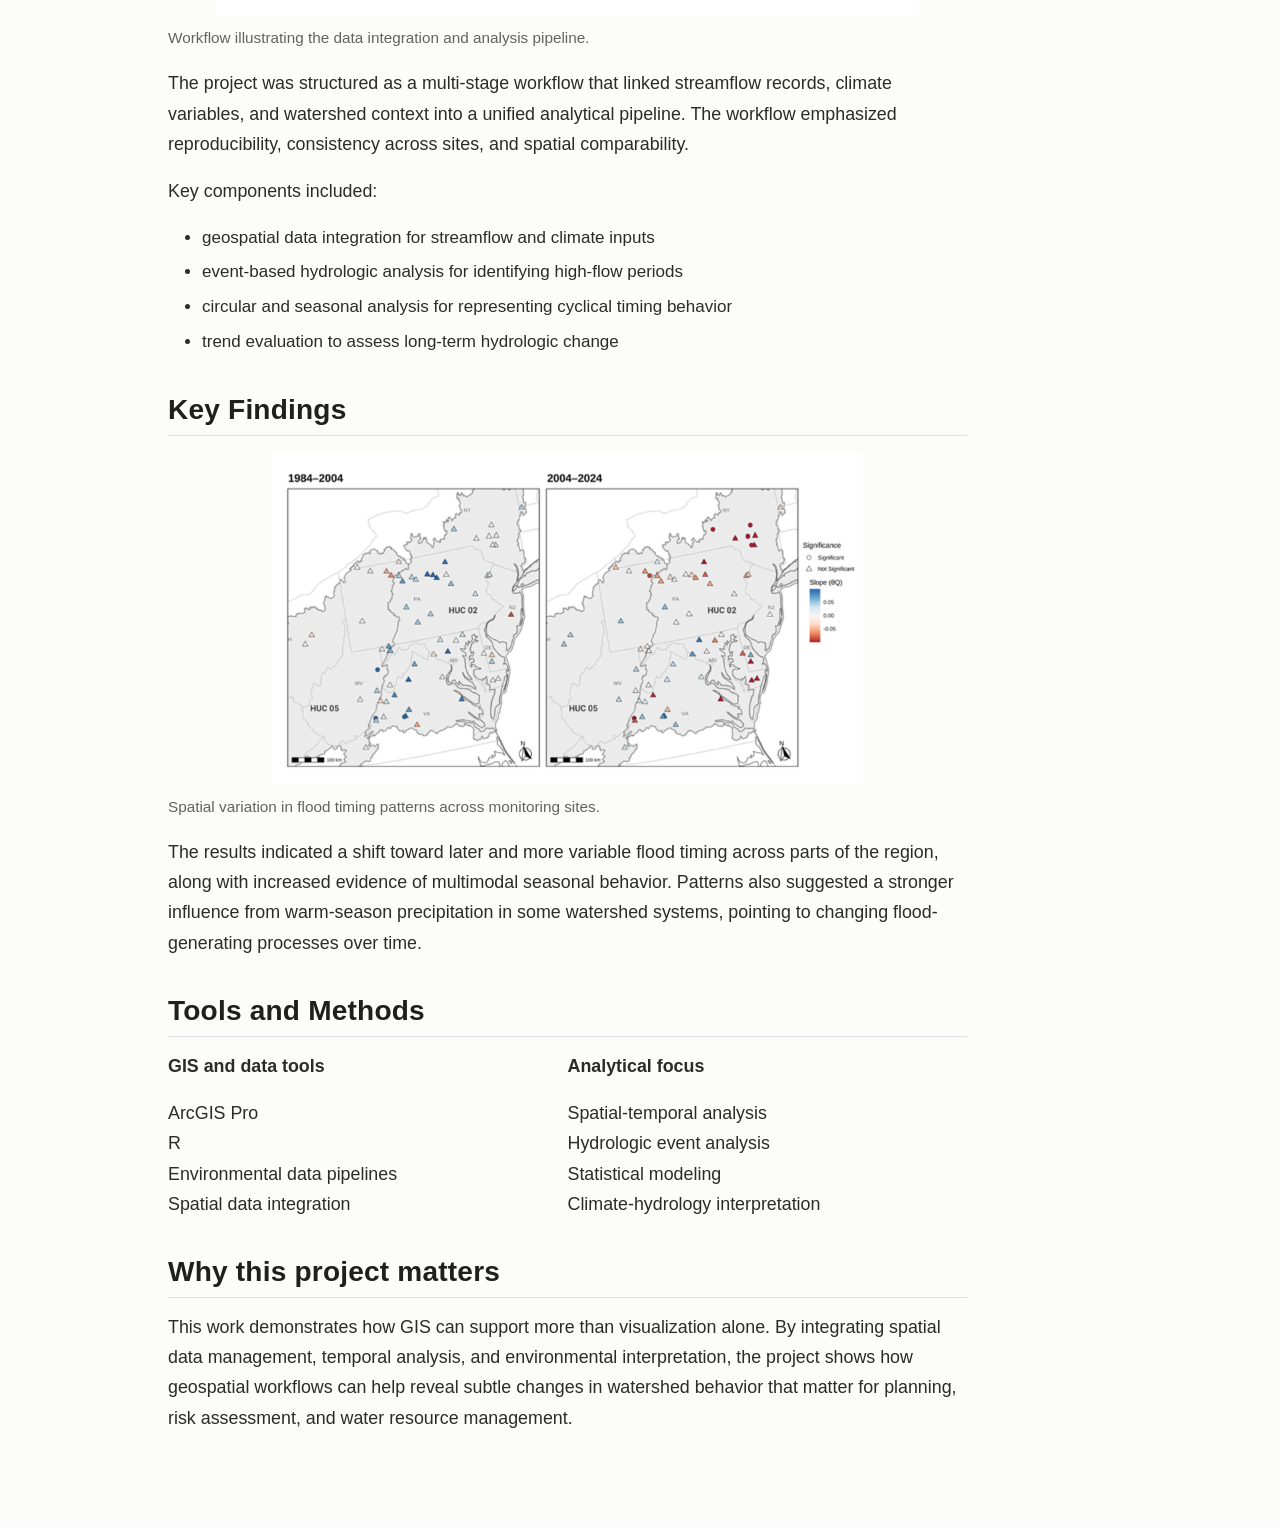
<file: docs/projects.html>
<!DOCTYPE html>
<html xmlns="http://www.w3.org/1999/xhtml" lang="en" xml:lang="en"><head>

<meta charset="utf-8">
<meta name="generator" content="quarto-1.8.25">

<meta name="viewport" content="width=device-width, initial-scale=1.0, user-scalable=yes">


<title>Projects – Kiely Hine | GIS Portfolio</title>
<style>
code{white-space: pre-wrap;}
span.smallcaps{font-variant: small-caps;}
div.columns{display: flex; gap: min(4vw, 1.5em);}
div.column{flex: auto; overflow-x: auto;}
div.hanging-indent{margin-left: 1.5em; text-indent: -1.5em;}
ul.task-list{list-style: none;}
ul.task-list li input[type="checkbox"] {
  width: 0.8em;
  margin: 0 0.8em 0.2em -1em; /* quarto-specific, see https://github.com/quarto-dev/quarto-cli/issues/4556 */ 
  vertical-align: middle;
}
</style>


<script src="site_libs/quarto-nav/quarto-nav.js"></script>
<script src="site_libs/quarto-nav/headroom.min.js"></script>
<script src="site_libs/clipboard/clipboard.min.js"></script>
<script src="site_libs/quarto-search/autocomplete.umd.js"></script>
<script src="site_libs/quarto-search/fuse.min.js"></script>
<script src="site_libs/quarto-search/quarto-search.js"></script>
<meta name="quarto:offset" content="./">
<script src="site_libs/quarto-html/quarto.js" type="module"></script>
<script src="site_libs/quarto-html/tabsets/tabsets.js" type="module"></script>
<script src="site_libs/quarto-html/axe/axe-check.js" type="module"></script>
<script src="site_libs/quarto-html/popper.min.js"></script>
<script src="site_libs/quarto-html/tippy.umd.min.js"></script>
<script src="site_libs/quarto-html/anchor.min.js"></script>
<link href="site_libs/quarto-html/tippy.css" rel="stylesheet">
<link href="site_libs/quarto-html/quarto-syntax-highlighting-7b89279ff1a6dce999919e0e67d4d9ec.css" rel="stylesheet" id="quarto-text-highlighting-styles">
<script src="site_libs/bootstrap/bootstrap.min.js"></script>
<link href="site_libs/bootstrap/bootstrap-icons.css" rel="stylesheet">
<link href="site_libs/bootstrap/bootstrap-980b7731fb1d77f0b19a7f8959812838.min.css" rel="stylesheet" append-hash="true" id="quarto-bootstrap" data-mode="light">
<script id="quarto-search-options" type="application/json">{
  "location": "navbar",
  "copy-button": false,
  "collapse-after": 3,
  "panel-placement": "end",
  "type": "overlay",
  "limit": 50,
  "keyboard-shortcut": [
    "f",
    "/",
    "s"
  ],
  "show-item-context": false,
  "language": {
    "search-no-results-text": "No results",
    "search-matching-documents-text": "matching documents",
    "search-copy-link-title": "Copy link to search",
    "search-hide-matches-text": "Hide additional matches",
    "search-more-match-text": "more match in this document",
    "search-more-matches-text": "more matches in this document",
    "search-clear-button-title": "Clear",
    "search-text-placeholder": "",
    "search-detached-cancel-button-title": "Cancel",
    "search-submit-button-title": "Submit",
    "search-label": "Search"
  }
}</script>


<link rel="stylesheet" href="styles.css">
</head>

<body class="nav-fixed quarto-light">

<div id="quarto-search-results"></div>
  <header id="quarto-header" class="headroom fixed-top">
    <nav class="navbar navbar-expand-lg " data-bs-theme="dark">
      <div class="navbar-container container-fluid">
      <div class="navbar-brand-container mx-auto">
    <a href="./index.html" class="navbar-brand navbar-brand-logo">
    </a>
    <a class="navbar-brand" href="./index.html">
    <span class="navbar-title">Kiely Hine | GIS Portfolio</span>
    </a>
  </div>
            <div id="quarto-search" class="" title="Search"></div>
          <button class="navbar-toggler" type="button" data-bs-toggle="collapse" data-bs-target="#navbarCollapse" aria-controls="navbarCollapse" role="menu" aria-expanded="false" aria-label="Toggle navigation" onclick="if (window.quartoToggleHeadroom) { window.quartoToggleHeadroom(); }">
  <span class="navbar-toggler-icon"></span>
</button>
          <div class="collapse navbar-collapse" id="navbarCollapse">
            <ul class="navbar-nav navbar-nav-scroll me-auto">
  <li class="nav-item">
    <a class="nav-link" href="./index.html"> 
<span class="menu-text">Home</span></a>
  </li>  
  <li class="nav-item">
    <a class="nav-link active" href="./projects.html" aria-current="page"> 
<span class="menu-text">Projects</span></a>
  </li>  
  <li class="nav-item">
    <a class="nav-link" href="./resume.html"> 
<span class="menu-text">Resume</span></a>
  </li>  
  <li class="nav-item">
    <a class="nav-link" href="./about.html"> 
<span class="menu-text">About</span></a>
  </li>  
</ul>
          </div> <!-- /navcollapse -->
            <div class="quarto-navbar-tools">
</div>
      </div> <!-- /container-fluid -->
    </nav>
</header>
<!-- content -->
<div id="quarto-content" class="quarto-container page-columns page-rows-contents page-layout-article page-navbar">
<!-- sidebar -->
<!-- margin-sidebar -->
    <div id="quarto-margin-sidebar" class="sidebar margin-sidebar">
        <nav id="TOC" role="doc-toc" class="toc-active">
    <h2 id="toc-title">On this page</h2>
   
  <ul>
  <li><a href="#temporal-analysis-of-flood-timing-and-seasonality" id="toc-temporal-analysis-of-flood-timing-and-seasonality" class="nav-link active" data-scroll-target="#temporal-analysis-of-flood-timing-and-seasonality">Temporal Analysis of Flood Timing and Seasonality</a></li>
  <li><a href="#overview" id="toc-overview" class="nav-link" data-scroll-target="#overview">Overview</a></li>
  <li><a href="#approach" id="toc-approach" class="nav-link" data-scroll-target="#approach">Approach</a></li>
  <li><a href="#key-findings" id="toc-key-findings" class="nav-link" data-scroll-target="#key-findings">Key Findings</a></li>
  <li><a href="#tools-and-methods" id="toc-tools-and-methods" class="nav-link" data-scroll-target="#tools-and-methods">Tools and Methods</a></li>
  <li><a href="#why-this-project-matters" id="toc-why-this-project-matters" class="nav-link" data-scroll-target="#why-this-project-matters">Why this project matters</a></li>
  </ul>
</nav>
    </div>
<!-- main -->
<main class="content" id="quarto-document-content">

<header id="title-block-header" class="quarto-title-block default">
<div class="quarto-title">
<h1 class="title">Projects</h1>
</div>



<div class="quarto-title-meta">

    
  
    
  </div>
  


</header>


<section id="temporal-analysis-of-flood-timing-and-seasonality" class="level2">
<h2 class="anchored" data-anchor-id="temporal-analysis-of-flood-timing-and-seasonality">Temporal Analysis of Flood Timing and Seasonality</h2>
<p><em>Hydrologic Analysis · GIS Workflow · Climate Data Integration</em></p>
<p>This project developed a geospatial and statistical workflow to examine how flood timing and seasonal behavior have shifted across Mid-Atlantic watersheds over multiple decades. The work combined long-term streamflow records, climate data, and spatial analysis to identify evolving hydrologic patterns relevant to infrastructure planning and environmental decision-making.</p>
<div class="callout callout-style-simple callout-note callout-titled">
<div class="callout-header d-flex align-content-center">
<div class="callout-icon-container">
<i class="callout-icon"></i>
</div>
<div class="callout-title-container flex-fill">
<span class="screen-reader-only">Note</span>Project focus
</div>
</div>
<div class="callout-body-container callout-body">
<p>Designed a reproducible workflow for integrating environmental time-series data, evaluating seasonal flood behavior, and communicating spatial patterns through GIS-based outputs.</p>
</div>
</div>
</section>
<section id="overview" class="level2">
<h2 class="anchored" data-anchor-id="overview">Overview</h2>
<div class="quarto-figure quarto-figure-center">
<figure class="figure">
<p><img src="images/study_area.png" class="img-fluid figure-img" style="width:72.0%"></p>
<figcaption>Study area showing stream gage locations across major Mid-Atlantic river basins.</figcaption>
</figure>
</div>
<p>The analysis focused on a regional network of watersheds spanning major Mid-Atlantic river basins. This broader study extent allowed patterns in flood timing to be compared across diverse physiographic and hydrologic settings.</p>
</section>
<section id="approach" class="level2">
<h2 class="anchored" data-anchor-id="approach">Approach</h2>
<div class="quarto-figure quarto-figure-center">
<figure class="figure">
<p><img src="images/ms_workflow.png" class="img-fluid figure-img" style="width:88.0%"></p>
<figcaption>Workflow illustrating the data integration and analysis pipeline.</figcaption>
</figure>
</div>
<p>The project was structured as a multi-stage workflow that linked streamflow records, climate variables, and watershed context into a unified analytical pipeline. The workflow emphasized reproducibility, consistency across sites, and spatial comparability.</p>
<p>Key components included:</p>
<ul>
<li>geospatial data integration for streamflow and climate inputs<br>
</li>
<li>event-based hydrologic analysis for identifying high-flow periods<br>
</li>
<li>circular and seasonal analysis for representing cyclical timing behavior<br>
</li>
<li>trend evaluation to assess long-term hydrologic change</li>
</ul>
</section>
<section id="key-findings" class="level2">
<h2 class="anchored" data-anchor-id="key-findings">Key Findings</h2>
<div class="quarto-figure quarto-figure-center">
<figure class="figure">
<p><img src="images/ms_results_v2.png" class="img-fluid figure-img" style="width:74.0%"></p>
<figcaption>Spatial variation in flood timing patterns across monitoring sites.</figcaption>
</figure>
</div>
<p>The results indicated a shift toward later and more variable flood timing across parts of the region, along with increased evidence of multimodal seasonal behavior. Patterns also suggested a stronger influence from warm-season precipitation in some watershed systems, pointing to changing flood-generating processes over time.</p>
</section>
<section id="tools-and-methods" class="level2">
<h2 class="anchored" data-anchor-id="tools-and-methods">Tools and Methods</h2>
<div class="columns">
<div class="column" style="width:50%;">
<p><strong>GIS and data tools</strong></p>
<p>ArcGIS Pro<br>
R<br>
Environmental data pipelines<br>
Spatial data integration</p>
</div><div class="column" style="width:50%;">
<p><strong>Analytical focus</strong></p>
<p>Spatial-temporal analysis<br>
Hydrologic event analysis<br>
Statistical modeling<br>
Climate-hydrology interpretation</p>
</div>
</div>
</section>
<section id="why-this-project-matters" class="level2">
<h2 class="anchored" data-anchor-id="why-this-project-matters">Why this project matters</h2>
<p>This work demonstrates how GIS can support more than visualization alone. By integrating spatial data management, temporal analysis, and environmental interpretation, the project shows how geospatial workflows can help reveal subtle changes in watershed behavior that matter for planning, risk assessment, and water resource management.</p>


</section>

</main> <!-- /main -->
<script id="quarto-html-after-body" type="application/javascript">
  window.document.addEventListener("DOMContentLoaded", function (event) {
    const icon = "";
    const anchorJS = new window.AnchorJS();
    anchorJS.options = {
      placement: 'right',
      icon: icon
    };
    anchorJS.add('.anchored');
    const isCodeAnnotation = (el) => {
      for (const clz of el.classList) {
        if (clz.startsWith('code-annotation-')) {                     
          return true;
        }
      }
      return false;
    }
    const onCopySuccess = function(e) {
      // button target
      const button = e.trigger;
      // don't keep focus
      button.blur();
      // flash "checked"
      button.classList.add('code-copy-button-checked');
      var currentTitle = button.getAttribute("title");
      button.setAttribute("title", "Copied!");
      let tooltip;
      if (window.bootstrap) {
        button.setAttribute("data-bs-toggle", "tooltip");
        button.setAttribute("data-bs-placement", "left");
        button.setAttribute("data-bs-title", "Copied!");
        tooltip = new bootstrap.Tooltip(button, 
          { trigger: "manual", 
            customClass: "code-copy-button-tooltip",
            offset: [0, -8]});
        tooltip.show();    
      }
      setTimeout(function() {
        if (tooltip) {
          tooltip.hide();
          button.removeAttribute("data-bs-title");
          button.removeAttribute("data-bs-toggle");
          button.removeAttribute("data-bs-placement");
        }
        button.setAttribute("title", currentTitle);
        button.classList.remove('code-copy-button-checked');
      }, 1000);
      // clear code selection
      e.clearSelection();
    }
    const getTextToCopy = function(trigger) {
      const outerScaffold = trigger.parentElement.cloneNode(true);
      const codeEl = outerScaffold.querySelector('code');
      for (const childEl of codeEl.children) {
        if (isCodeAnnotation(childEl)) {
          childEl.remove();
        }
      }
      return codeEl.innerText;
    }
    const clipboard = new window.ClipboardJS('.code-copy-button:not([data-in-quarto-modal])', {
      text: getTextToCopy
    });
    clipboard.on('success', onCopySuccess);
    if (window.document.getElementById('quarto-embedded-source-code-modal')) {
      const clipboardModal = new window.ClipboardJS('.code-copy-button[data-in-quarto-modal]', {
        text: getTextToCopy,
        container: window.document.getElementById('quarto-embedded-source-code-modal')
      });
      clipboardModal.on('success', onCopySuccess);
    }
      var localhostRegex = new RegExp(/^(?:http|https):\/\/localhost\:?[0-9]*\//);
      var mailtoRegex = new RegExp(/^mailto:/);
        var filterRegex = new RegExp('/' + window.location.host + '/');
      var isInternal = (href) => {
          return filterRegex.test(href) || localhostRegex.test(href) || mailtoRegex.test(href);
      }
      // Inspect non-navigation links and adorn them if external
     var links = window.document.querySelectorAll('a[href]:not(.nav-link):not(.navbar-brand):not(.toc-action):not(.sidebar-link):not(.sidebar-item-toggle):not(.pagination-link):not(.no-external):not([aria-hidden]):not(.dropdown-item):not(.quarto-navigation-tool):not(.about-link)');
      for (var i=0; i<links.length; i++) {
        const link = links[i];
        if (!isInternal(link.href)) {
          // undo the damage that might have been done by quarto-nav.js in the case of
          // links that we want to consider external
          if (link.dataset.originalHref !== undefined) {
            link.href = link.dataset.originalHref;
          }
        }
      }
    function tippyHover(el, contentFn, onTriggerFn, onUntriggerFn) {
      const config = {
        allowHTML: true,
        maxWidth: 500,
        delay: 100,
        arrow: false,
        appendTo: function(el) {
            return el.parentElement;
        },
        interactive: true,
        interactiveBorder: 10,
        theme: 'quarto',
        placement: 'bottom-start',
      };
      if (contentFn) {
        config.content = contentFn;
      }
      if (onTriggerFn) {
        config.onTrigger = onTriggerFn;
      }
      if (onUntriggerFn) {
        config.onUntrigger = onUntriggerFn;
      }
      window.tippy(el, config); 
    }
    const noterefs = window.document.querySelectorAll('a[role="doc-noteref"]');
    for (var i=0; i<noterefs.length; i++) {
      const ref = noterefs[i];
      tippyHover(ref, function() {
        // use id or data attribute instead here
        let href = ref.getAttribute('data-footnote-href') || ref.getAttribute('href');
        try { href = new URL(href).hash; } catch {}
        const id = href.replace(/^#\/?/, "");
        const note = window.document.getElementById(id);
        if (note) {
          return note.innerHTML;
        } else {
          return "";
        }
      });
    }
    const xrefs = window.document.querySelectorAll('a.quarto-xref');
    const processXRef = (id, note) => {
      // Strip column container classes
      const stripColumnClz = (el) => {
        el.classList.remove("page-full", "page-columns");
        if (el.children) {
          for (const child of el.children) {
            stripColumnClz(child);
          }
        }
      }
      stripColumnClz(note)
      if (id === null || id.startsWith('sec-')) {
        // Special case sections, only their first couple elements
        const container = document.createElement("div");
        if (note.children && note.children.length > 2) {
          container.appendChild(note.children[0].cloneNode(true));
          for (let i = 1; i < note.children.length; i++) {
            const child = note.children[i];
            if (child.tagName === "P" && child.innerText === "") {
              continue;
            } else {
              container.appendChild(child.cloneNode(true));
              break;
            }
          }
          if (window.Quarto?.typesetMath) {
            window.Quarto.typesetMath(container);
          }
          return container.innerHTML
        } else {
          if (window.Quarto?.typesetMath) {
            window.Quarto.typesetMath(note);
          }
          return note.innerHTML;
        }
      } else {
        // Remove any anchor links if they are present
        const anchorLink = note.querySelector('a.anchorjs-link');
        if (anchorLink) {
          anchorLink.remove();
        }
        if (window.Quarto?.typesetMath) {
          window.Quarto.typesetMath(note);
        }
        if (note.classList.contains("callout")) {
          return note.outerHTML;
        } else {
          return note.innerHTML;
        }
      }
    }
    for (var i=0; i<xrefs.length; i++) {
      const xref = xrefs[i];
      tippyHover(xref, undefined, function(instance) {
        instance.disable();
        let url = xref.getAttribute('href');
        let hash = undefined; 
        if (url.startsWith('#')) {
          hash = url;
        } else {
          try { hash = new URL(url).hash; } catch {}
        }
        if (hash) {
          const id = hash.replace(/^#\/?/, "");
          const note = window.document.getElementById(id);
          if (note !== null) {
            try {
              const html = processXRef(id, note.cloneNode(true));
              instance.setContent(html);
            } finally {
              instance.enable();
              instance.show();
            }
          } else {
            // See if we can fetch this
            fetch(url.split('#')[0])
            .then(res => res.text())
            .then(html => {
              const parser = new DOMParser();
              const htmlDoc = parser.parseFromString(html, "text/html");
              const note = htmlDoc.getElementById(id);
              if (note !== null) {
                const html = processXRef(id, note);
                instance.setContent(html);
              } 
            }).finally(() => {
              instance.enable();
              instance.show();
            });
          }
        } else {
          // See if we can fetch a full url (with no hash to target)
          // This is a special case and we should probably do some content thinning / targeting
          fetch(url)
          .then(res => res.text())
          .then(html => {
            const parser = new DOMParser();
            const htmlDoc = parser.parseFromString(html, "text/html");
            const note = htmlDoc.querySelector('main.content');
            if (note !== null) {
              // This should only happen for chapter cross references
              // (since there is no id in the URL)
              // remove the first header
              if (note.children.length > 0 && note.children[0].tagName === "HEADER") {
                note.children[0].remove();
              }
              const html = processXRef(null, note);
              instance.setContent(html);
            } 
          }).finally(() => {
            instance.enable();
            instance.show();
          });
        }
      }, function(instance) {
      });
    }
        let selectedAnnoteEl;
        const selectorForAnnotation = ( cell, annotation) => {
          let cellAttr = 'data-code-cell="' + cell + '"';
          let lineAttr = 'data-code-annotation="' +  annotation + '"';
          const selector = 'span[' + cellAttr + '][' + lineAttr + ']';
          return selector;
        }
        const selectCodeLines = (annoteEl) => {
          const doc = window.document;
          const targetCell = annoteEl.getAttribute("data-target-cell");
          const targetAnnotation = annoteEl.getAttribute("data-target-annotation");
          const annoteSpan = window.document.querySelector(selectorForAnnotation(targetCell, targetAnnotation));
          const lines = annoteSpan.getAttribute("data-code-lines").split(",");
          const lineIds = lines.map((line) => {
            return targetCell + "-" + line;
          })
          let top = null;
          let height = null;
          let parent = null;
          if (lineIds.length > 0) {
              //compute the position of the single el (top and bottom and make a div)
              const el = window.document.getElementById(lineIds[0]);
              top = el.offsetTop;
              height = el.offsetHeight;
              parent = el.parentElement.parentElement;
            if (lineIds.length > 1) {
              const lastEl = window.document.getElementById(lineIds[lineIds.length - 1]);
              const bottom = lastEl.offsetTop + lastEl.offsetHeight;
              height = bottom - top;
            }
            if (top !== null && height !== null && parent !== null) {
              // cook up a div (if necessary) and position it 
              let div = window.document.getElementById("code-annotation-line-highlight");
              if (div === null) {
                div = window.document.createElement("div");
                div.setAttribute("id", "code-annotation-line-highlight");
                div.style.position = 'absolute';
                parent.appendChild(div);
              }
              div.style.top = top - 2 + "px";
              div.style.height = height + 4 + "px";
              div.style.left = 0;
              let gutterDiv = window.document.getElementById("code-annotation-line-highlight-gutter");
              if (gutterDiv === null) {
                gutterDiv = window.document.createElement("div");
                gutterDiv.setAttribute("id", "code-annotation-line-highlight-gutter");
                gutterDiv.style.position = 'absolute';
                const codeCell = window.document.getElementById(targetCell);
                const gutter = codeCell.querySelector('.code-annotation-gutter');
                gutter.appendChild(gutterDiv);
              }
              gutterDiv.style.top = top - 2 + "px";
              gutterDiv.style.height = height + 4 + "px";
            }
            selectedAnnoteEl = annoteEl;
          }
        };
        const unselectCodeLines = () => {
          const elementsIds = ["code-annotation-line-highlight", "code-annotation-line-highlight-gutter"];
          elementsIds.forEach((elId) => {
            const div = window.document.getElementById(elId);
            if (div) {
              div.remove();
            }
          });
          selectedAnnoteEl = undefined;
        };
          // Handle positioning of the toggle
      window.addEventListener(
        "resize",
        throttle(() => {
          elRect = undefined;
          if (selectedAnnoteEl) {
            selectCodeLines(selectedAnnoteEl);
          }
        }, 10)
      );
      function throttle(fn, ms) {
      let throttle = false;
      let timer;
        return (...args) => {
          if(!throttle) { // first call gets through
              fn.apply(this, args);
              throttle = true;
          } else { // all the others get throttled
              if(timer) clearTimeout(timer); // cancel #2
              timer = setTimeout(() => {
                fn.apply(this, args);
                timer = throttle = false;
              }, ms);
          }
        };
      }
        // Attach click handler to the DT
        const annoteDls = window.document.querySelectorAll('dt[data-target-cell]');
        for (const annoteDlNode of annoteDls) {
          annoteDlNode.addEventListener('click', (event) => {
            const clickedEl = event.target;
            if (clickedEl !== selectedAnnoteEl) {
              unselectCodeLines();
              const activeEl = window.document.querySelector('dt[data-target-cell].code-annotation-active');
              if (activeEl) {
                activeEl.classList.remove('code-annotation-active');
              }
              selectCodeLines(clickedEl);
              clickedEl.classList.add('code-annotation-active');
            } else {
              // Unselect the line
              unselectCodeLines();
              clickedEl.classList.remove('code-annotation-active');
            }
          });
        }
    const findCites = (el) => {
      const parentEl = el.parentElement;
      if (parentEl) {
        const cites = parentEl.dataset.cites;
        if (cites) {
          return {
            el,
            cites: cites.split(' ')
          };
        } else {
          return findCites(el.parentElement)
        }
      } else {
        return undefined;
      }
    };
    var bibliorefs = window.document.querySelectorAll('a[role="doc-biblioref"]');
    for (var i=0; i<bibliorefs.length; i++) {
      const ref = bibliorefs[i];
      const citeInfo = findCites(ref);
      if (citeInfo) {
        tippyHover(citeInfo.el, function() {
          var popup = window.document.createElement('div');
          citeInfo.cites.forEach(function(cite) {
            var citeDiv = window.document.createElement('div');
            citeDiv.classList.add('hanging-indent');
            citeDiv.classList.add('csl-entry');
            var biblioDiv = window.document.getElementById('ref-' + cite);
            if (biblioDiv) {
              citeDiv.innerHTML = biblioDiv.innerHTML;
            }
            popup.appendChild(citeDiv);
          });
          return popup.innerHTML;
        });
      }
    }
  });
  </script>
</div> <!-- /content -->




</body></html>
</file>
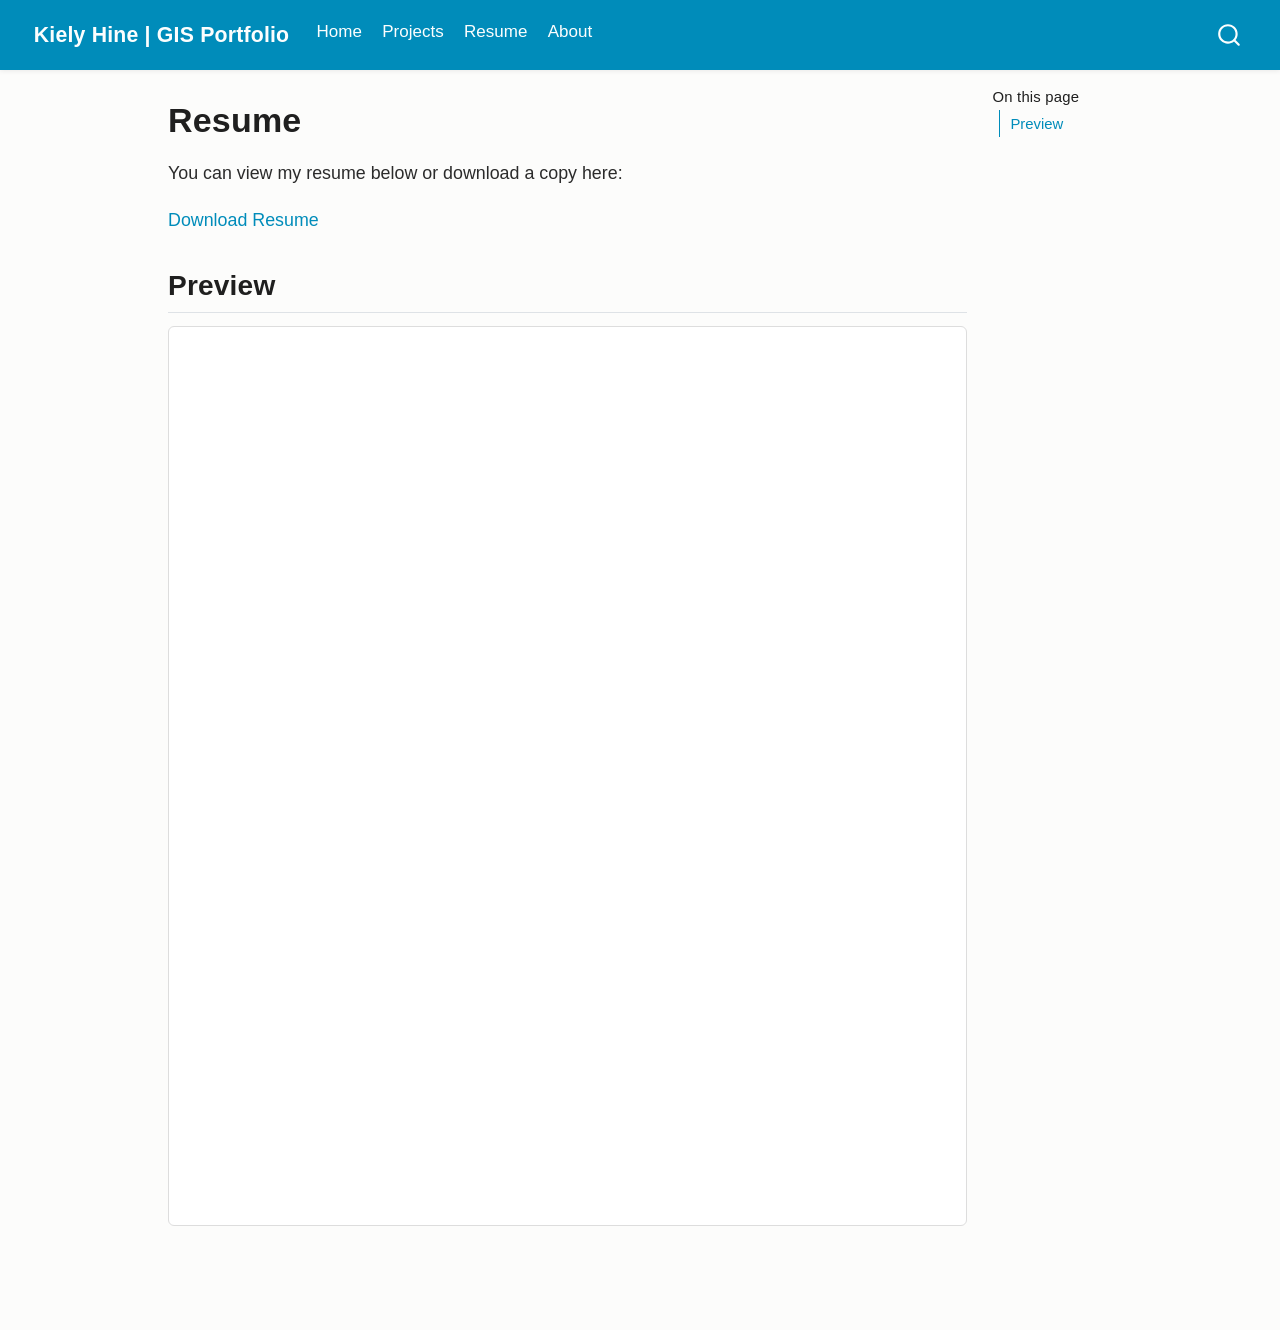
<file: docs/resume.html>
<!DOCTYPE html>
<html xmlns="http://www.w3.org/1999/xhtml" lang="en" xml:lang="en"><head>

<meta charset="utf-8">
<meta name="generator" content="quarto-1.8.25">

<meta name="viewport" content="width=device-width, initial-scale=1.0, user-scalable=yes">


<title>Resume – Kiely Hine | GIS Portfolio</title>
<style>
code{white-space: pre-wrap;}
span.smallcaps{font-variant: small-caps;}
div.columns{display: flex; gap: min(4vw, 1.5em);}
div.column{flex: auto; overflow-x: auto;}
div.hanging-indent{margin-left: 1.5em; text-indent: -1.5em;}
ul.task-list{list-style: none;}
ul.task-list li input[type="checkbox"] {
  width: 0.8em;
  margin: 0 0.8em 0.2em -1em; /* quarto-specific, see https://github.com/quarto-dev/quarto-cli/issues/4556 */ 
  vertical-align: middle;
}
</style>


<script src="site_libs/quarto-nav/quarto-nav.js"></script>
<script src="site_libs/quarto-nav/headroom.min.js"></script>
<script src="site_libs/clipboard/clipboard.min.js"></script>
<script src="site_libs/quarto-search/autocomplete.umd.js"></script>
<script src="site_libs/quarto-search/fuse.min.js"></script>
<script src="site_libs/quarto-search/quarto-search.js"></script>
<meta name="quarto:offset" content="./">
<script src="site_libs/quarto-html/quarto.js" type="module"></script>
<script src="site_libs/quarto-html/tabsets/tabsets.js" type="module"></script>
<script src="site_libs/quarto-html/axe/axe-check.js" type="module"></script>
<script src="site_libs/quarto-html/popper.min.js"></script>
<script src="site_libs/quarto-html/tippy.umd.min.js"></script>
<script src="site_libs/quarto-html/anchor.min.js"></script>
<link href="site_libs/quarto-html/tippy.css" rel="stylesheet">
<link href="site_libs/quarto-html/quarto-syntax-highlighting-7b89279ff1a6dce999919e0e67d4d9ec.css" rel="stylesheet" id="quarto-text-highlighting-styles">
<script src="site_libs/bootstrap/bootstrap.min.js"></script>
<link href="site_libs/bootstrap/bootstrap-icons.css" rel="stylesheet">
<link href="site_libs/bootstrap/bootstrap-980b7731fb1d77f0b19a7f8959812838.min.css" rel="stylesheet" append-hash="true" id="quarto-bootstrap" data-mode="light">
<script id="quarto-search-options" type="application/json">{
  "location": "navbar",
  "copy-button": false,
  "collapse-after": 3,
  "panel-placement": "end",
  "type": "overlay",
  "limit": 50,
  "keyboard-shortcut": [
    "f",
    "/",
    "s"
  ],
  "show-item-context": false,
  "language": {
    "search-no-results-text": "No results",
    "search-matching-documents-text": "matching documents",
    "search-copy-link-title": "Copy link to search",
    "search-hide-matches-text": "Hide additional matches",
    "search-more-match-text": "more match in this document",
    "search-more-matches-text": "more matches in this document",
    "search-clear-button-title": "Clear",
    "search-text-placeholder": "",
    "search-detached-cancel-button-title": "Cancel",
    "search-submit-button-title": "Submit",
    "search-label": "Search"
  }
}</script>


<link rel="stylesheet" href="styles.css">
</head>

<body class="nav-fixed quarto-light">

<div id="quarto-search-results"></div>
  <header id="quarto-header" class="headroom fixed-top">
    <nav class="navbar navbar-expand-lg " data-bs-theme="dark">
      <div class="navbar-container container-fluid">
      <div class="navbar-brand-container mx-auto">
    <a href="./index.html" class="navbar-brand navbar-brand-logo">
    </a>
    <a class="navbar-brand" href="./index.html">
    <span class="navbar-title">Kiely Hine | GIS Portfolio</span>
    </a>
  </div>
            <div id="quarto-search" class="" title="Search"></div>
          <button class="navbar-toggler" type="button" data-bs-toggle="collapse" data-bs-target="#navbarCollapse" aria-controls="navbarCollapse" role="menu" aria-expanded="false" aria-label="Toggle navigation" onclick="if (window.quartoToggleHeadroom) { window.quartoToggleHeadroom(); }">
  <span class="navbar-toggler-icon"></span>
</button>
          <div class="collapse navbar-collapse" id="navbarCollapse">
            <ul class="navbar-nav navbar-nav-scroll me-auto">
  <li class="nav-item">
    <a class="nav-link" href="./index.html"> 
<span class="menu-text">Home</span></a>
  </li>  
  <li class="nav-item">
    <a class="nav-link" href="./projects.html"> 
<span class="menu-text">Projects</span></a>
  </li>  
  <li class="nav-item">
    <a class="nav-link active" href="./resume.html" aria-current="page"> 
<span class="menu-text">Resume</span></a>
  </li>  
  <li class="nav-item">
    <a class="nav-link" href="./about.html"> 
<span class="menu-text">About</span></a>
  </li>  
</ul>
          </div> <!-- /navcollapse -->
            <div class="quarto-navbar-tools">
</div>
      </div> <!-- /container-fluid -->
    </nav>
</header>
<!-- content -->
<div id="quarto-content" class="quarto-container page-columns page-rows-contents page-layout-article page-navbar">
<!-- sidebar -->
<!-- margin-sidebar -->
    <div id="quarto-margin-sidebar" class="sidebar margin-sidebar">
        <nav id="TOC" role="doc-toc" class="toc-active">
    <h2 id="toc-title">On this page</h2>
   
  <ul>
  <li><a href="#preview" id="toc-preview" class="nav-link active" data-scroll-target="#preview">Preview</a></li>
  </ul>
</nav>
    </div>
<!-- main -->
<main class="content" id="quarto-document-content">

<header id="title-block-header" class="quarto-title-block default">
<div class="quarto-title">
<h1 class="title">Resume</h1>
</div>



<div class="quarto-title-meta">

    
  
    
  </div>
  


</header>


<p>You can view my resume below or download a copy here:</p>
<p><a href="resume.pdf" target="_blank">Download Resume</a></p>
<section id="preview" class="level2">
<h2 class="anchored" data-anchor-id="preview">Preview</h2>
<iframe src="resume.pdf" width="100%" height="900px" style="border: 1px solid #ddd; border-radius: 6px;">
</iframe>


</section>

</main> <!-- /main -->
<script id="quarto-html-after-body" type="application/javascript">
  window.document.addEventListener("DOMContentLoaded", function (event) {
    const icon = "";
    const anchorJS = new window.AnchorJS();
    anchorJS.options = {
      placement: 'right',
      icon: icon
    };
    anchorJS.add('.anchored');
    const isCodeAnnotation = (el) => {
      for (const clz of el.classList) {
        if (clz.startsWith('code-annotation-')) {                     
          return true;
        }
      }
      return false;
    }
    const onCopySuccess = function(e) {
      // button target
      const button = e.trigger;
      // don't keep focus
      button.blur();
      // flash "checked"
      button.classList.add('code-copy-button-checked');
      var currentTitle = button.getAttribute("title");
      button.setAttribute("title", "Copied!");
      let tooltip;
      if (window.bootstrap) {
        button.setAttribute("data-bs-toggle", "tooltip");
        button.setAttribute("data-bs-placement", "left");
        button.setAttribute("data-bs-title", "Copied!");
        tooltip = new bootstrap.Tooltip(button, 
          { trigger: "manual", 
            customClass: "code-copy-button-tooltip",
            offset: [0, -8]});
        tooltip.show();    
      }
      setTimeout(function() {
        if (tooltip) {
          tooltip.hide();
          button.removeAttribute("data-bs-title");
          button.removeAttribute("data-bs-toggle");
          button.removeAttribute("data-bs-placement");
        }
        button.setAttribute("title", currentTitle);
        button.classList.remove('code-copy-button-checked');
      }, 1000);
      // clear code selection
      e.clearSelection();
    }
    const getTextToCopy = function(trigger) {
      const outerScaffold = trigger.parentElement.cloneNode(true);
      const codeEl = outerScaffold.querySelector('code');
      for (const childEl of codeEl.children) {
        if (isCodeAnnotation(childEl)) {
          childEl.remove();
        }
      }
      return codeEl.innerText;
    }
    const clipboard = new window.ClipboardJS('.code-copy-button:not([data-in-quarto-modal])', {
      text: getTextToCopy
    });
    clipboard.on('success', onCopySuccess);
    if (window.document.getElementById('quarto-embedded-source-code-modal')) {
      const clipboardModal = new window.ClipboardJS('.code-copy-button[data-in-quarto-modal]', {
        text: getTextToCopy,
        container: window.document.getElementById('quarto-embedded-source-code-modal')
      });
      clipboardModal.on('success', onCopySuccess);
    }
      var localhostRegex = new RegExp(/^(?:http|https):\/\/localhost\:?[0-9]*\//);
      var mailtoRegex = new RegExp(/^mailto:/);
        var filterRegex = new RegExp('/' + window.location.host + '/');
      var isInternal = (href) => {
          return filterRegex.test(href) || localhostRegex.test(href) || mailtoRegex.test(href);
      }
      // Inspect non-navigation links and adorn them if external
     var links = window.document.querySelectorAll('a[href]:not(.nav-link):not(.navbar-brand):not(.toc-action):not(.sidebar-link):not(.sidebar-item-toggle):not(.pagination-link):not(.no-external):not([aria-hidden]):not(.dropdown-item):not(.quarto-navigation-tool):not(.about-link)');
      for (var i=0; i<links.length; i++) {
        const link = links[i];
        if (!isInternal(link.href)) {
          // undo the damage that might have been done by quarto-nav.js in the case of
          // links that we want to consider external
          if (link.dataset.originalHref !== undefined) {
            link.href = link.dataset.originalHref;
          }
        }
      }
    function tippyHover(el, contentFn, onTriggerFn, onUntriggerFn) {
      const config = {
        allowHTML: true,
        maxWidth: 500,
        delay: 100,
        arrow: false,
        appendTo: function(el) {
            return el.parentElement;
        },
        interactive: true,
        interactiveBorder: 10,
        theme: 'quarto',
        placement: 'bottom-start',
      };
      if (contentFn) {
        config.content = contentFn;
      }
      if (onTriggerFn) {
        config.onTrigger = onTriggerFn;
      }
      if (onUntriggerFn) {
        config.onUntrigger = onUntriggerFn;
      }
      window.tippy(el, config); 
    }
    const noterefs = window.document.querySelectorAll('a[role="doc-noteref"]');
    for (var i=0; i<noterefs.length; i++) {
      const ref = noterefs[i];
      tippyHover(ref, function() {
        // use id or data attribute instead here
        let href = ref.getAttribute('data-footnote-href') || ref.getAttribute('href');
        try { href = new URL(href).hash; } catch {}
        const id = href.replace(/^#\/?/, "");
        const note = window.document.getElementById(id);
        if (note) {
          return note.innerHTML;
        } else {
          return "";
        }
      });
    }
    const xrefs = window.document.querySelectorAll('a.quarto-xref');
    const processXRef = (id, note) => {
      // Strip column container classes
      const stripColumnClz = (el) => {
        el.classList.remove("page-full", "page-columns");
        if (el.children) {
          for (const child of el.children) {
            stripColumnClz(child);
          }
        }
      }
      stripColumnClz(note)
      if (id === null || id.startsWith('sec-')) {
        // Special case sections, only their first couple elements
        const container = document.createElement("div");
        if (note.children && note.children.length > 2) {
          container.appendChild(note.children[0].cloneNode(true));
          for (let i = 1; i < note.children.length; i++) {
            const child = note.children[i];
            if (child.tagName === "P" && child.innerText === "") {
              continue;
            } else {
              container.appendChild(child.cloneNode(true));
              break;
            }
          }
          if (window.Quarto?.typesetMath) {
            window.Quarto.typesetMath(container);
          }
          return container.innerHTML
        } else {
          if (window.Quarto?.typesetMath) {
            window.Quarto.typesetMath(note);
          }
          return note.innerHTML;
        }
      } else {
        // Remove any anchor links if they are present
        const anchorLink = note.querySelector('a.anchorjs-link');
        if (anchorLink) {
          anchorLink.remove();
        }
        if (window.Quarto?.typesetMath) {
          window.Quarto.typesetMath(note);
        }
        if (note.classList.contains("callout")) {
          return note.outerHTML;
        } else {
          return note.innerHTML;
        }
      }
    }
    for (var i=0; i<xrefs.length; i++) {
      const xref = xrefs[i];
      tippyHover(xref, undefined, function(instance) {
        instance.disable();
        let url = xref.getAttribute('href');
        let hash = undefined; 
        if (url.startsWith('#')) {
          hash = url;
        } else {
          try { hash = new URL(url).hash; } catch {}
        }
        if (hash) {
          const id = hash.replace(/^#\/?/, "");
          const note = window.document.getElementById(id);
          if (note !== null) {
            try {
              const html = processXRef(id, note.cloneNode(true));
              instance.setContent(html);
            } finally {
              instance.enable();
              instance.show();
            }
          } else {
            // See if we can fetch this
            fetch(url.split('#')[0])
            .then(res => res.text())
            .then(html => {
              const parser = new DOMParser();
              const htmlDoc = parser.parseFromString(html, "text/html");
              const note = htmlDoc.getElementById(id);
              if (note !== null) {
                const html = processXRef(id, note);
                instance.setContent(html);
              } 
            }).finally(() => {
              instance.enable();
              instance.show();
            });
          }
        } else {
          // See if we can fetch a full url (with no hash to target)
          // This is a special case and we should probably do some content thinning / targeting
          fetch(url)
          .then(res => res.text())
          .then(html => {
            const parser = new DOMParser();
            const htmlDoc = parser.parseFromString(html, "text/html");
            const note = htmlDoc.querySelector('main.content');
            if (note !== null) {
              // This should only happen for chapter cross references
              // (since there is no id in the URL)
              // remove the first header
              if (note.children.length > 0 && note.children[0].tagName === "HEADER") {
                note.children[0].remove();
              }
              const html = processXRef(null, note);
              instance.setContent(html);
            } 
          }).finally(() => {
            instance.enable();
            instance.show();
          });
        }
      }, function(instance) {
      });
    }
        let selectedAnnoteEl;
        const selectorForAnnotation = ( cell, annotation) => {
          let cellAttr = 'data-code-cell="' + cell + '"';
          let lineAttr = 'data-code-annotation="' +  annotation + '"';
          const selector = 'span[' + cellAttr + '][' + lineAttr + ']';
          return selector;
        }
        const selectCodeLines = (annoteEl) => {
          const doc = window.document;
          const targetCell = annoteEl.getAttribute("data-target-cell");
          const targetAnnotation = annoteEl.getAttribute("data-target-annotation");
          const annoteSpan = window.document.querySelector(selectorForAnnotation(targetCell, targetAnnotation));
          const lines = annoteSpan.getAttribute("data-code-lines").split(",");
          const lineIds = lines.map((line) => {
            return targetCell + "-" + line;
          })
          let top = null;
          let height = null;
          let parent = null;
          if (lineIds.length > 0) {
              //compute the position of the single el (top and bottom and make a div)
              const el = window.document.getElementById(lineIds[0]);
              top = el.offsetTop;
              height = el.offsetHeight;
              parent = el.parentElement.parentElement;
            if (lineIds.length > 1) {
              const lastEl = window.document.getElementById(lineIds[lineIds.length - 1]);
              const bottom = lastEl.offsetTop + lastEl.offsetHeight;
              height = bottom - top;
            }
            if (top !== null && height !== null && parent !== null) {
              // cook up a div (if necessary) and position it 
              let div = window.document.getElementById("code-annotation-line-highlight");
              if (div === null) {
                div = window.document.createElement("div");
                div.setAttribute("id", "code-annotation-line-highlight");
                div.style.position = 'absolute';
                parent.appendChild(div);
              }
              div.style.top = top - 2 + "px";
              div.style.height = height + 4 + "px";
              div.style.left = 0;
              let gutterDiv = window.document.getElementById("code-annotation-line-highlight-gutter");
              if (gutterDiv === null) {
                gutterDiv = window.document.createElement("div");
                gutterDiv.setAttribute("id", "code-annotation-line-highlight-gutter");
                gutterDiv.style.position = 'absolute';
                const codeCell = window.document.getElementById(targetCell);
                const gutter = codeCell.querySelector('.code-annotation-gutter');
                gutter.appendChild(gutterDiv);
              }
              gutterDiv.style.top = top - 2 + "px";
              gutterDiv.style.height = height + 4 + "px";
            }
            selectedAnnoteEl = annoteEl;
          }
        };
        const unselectCodeLines = () => {
          const elementsIds = ["code-annotation-line-highlight", "code-annotation-line-highlight-gutter"];
          elementsIds.forEach((elId) => {
            const div = window.document.getElementById(elId);
            if (div) {
              div.remove();
            }
          });
          selectedAnnoteEl = undefined;
        };
          // Handle positioning of the toggle
      window.addEventListener(
        "resize",
        throttle(() => {
          elRect = undefined;
          if (selectedAnnoteEl) {
            selectCodeLines(selectedAnnoteEl);
          }
        }, 10)
      );
      function throttle(fn, ms) {
      let throttle = false;
      let timer;
        return (...args) => {
          if(!throttle) { // first call gets through
              fn.apply(this, args);
              throttle = true;
          } else { // all the others get throttled
              if(timer) clearTimeout(timer); // cancel #2
              timer = setTimeout(() => {
                fn.apply(this, args);
                timer = throttle = false;
              }, ms);
          }
        };
      }
        // Attach click handler to the DT
        const annoteDls = window.document.querySelectorAll('dt[data-target-cell]');
        for (const annoteDlNode of annoteDls) {
          annoteDlNode.addEventListener('click', (event) => {
            const clickedEl = event.target;
            if (clickedEl !== selectedAnnoteEl) {
              unselectCodeLines();
              const activeEl = window.document.querySelector('dt[data-target-cell].code-annotation-active');
              if (activeEl) {
                activeEl.classList.remove('code-annotation-active');
              }
              selectCodeLines(clickedEl);
              clickedEl.classList.add('code-annotation-active');
            } else {
              // Unselect the line
              unselectCodeLines();
              clickedEl.classList.remove('code-annotation-active');
            }
          });
        }
    const findCites = (el) => {
      const parentEl = el.parentElement;
      if (parentEl) {
        const cites = parentEl.dataset.cites;
        if (cites) {
          return {
            el,
            cites: cites.split(' ')
          };
        } else {
          return findCites(el.parentElement)
        }
      } else {
        return undefined;
      }
    };
    var bibliorefs = window.document.querySelectorAll('a[role="doc-biblioref"]');
    for (var i=0; i<bibliorefs.length; i++) {
      const ref = bibliorefs[i];
      const citeInfo = findCites(ref);
      if (citeInfo) {
        tippyHover(citeInfo.el, function() {
          var popup = window.document.createElement('div');
          citeInfo.cites.forEach(function(cite) {
            var citeDiv = window.document.createElement('div');
            citeDiv.classList.add('hanging-indent');
            citeDiv.classList.add('csl-entry');
            var biblioDiv = window.document.getElementById('ref-' + cite);
            if (biblioDiv) {
              citeDiv.innerHTML = biblioDiv.innerHTML;
            }
            popup.appendChild(citeDiv);
          });
          return popup.innerHTML;
        });
      }
    }
  });
  </script>
</div> <!-- /content -->




</body></html>
</file>
<file: docs/site_libs/quarto-html/tippy.css>
.tippy-box[data-animation=fade][data-state=hidden]{opacity:0}[data-tippy-root]{max-width:calc(100vw - 10px)}.tippy-box{position:relative;background-color:#333;color:#fff;border-radius:4px;font-size:14px;line-height:1.4;white-space:normal;outline:0;transition-property:transform,visibility,opacity}.tippy-box[data-placement^=top]>.tippy-arrow{bottom:0}.tippy-box[data-placement^=top]>.tippy-arrow:before{bottom:-7px;left:0;border-width:8px 8px 0;border-top-color:initial;transform-origin:center top}.tippy-box[data-placement^=bottom]>.tippy-arrow{top:0}.tippy-box[data-placement^=bottom]>.tippy-arrow:before{top:-7px;left:0;border-width:0 8px 8px;border-bottom-color:initial;transform-origin:center bottom}.tippy-box[data-placement^=left]>.tippy-arrow{right:0}.tippy-box[data-placement^=left]>.tippy-arrow:before{border-width:8px 0 8px 8px;border-left-color:initial;right:-7px;transform-origin:center left}.tippy-box[data-placement^=right]>.tippy-arrow{left:0}.tippy-box[data-placement^=right]>.tippy-arrow:before{left:-7px;border-width:8px 8px 8px 0;border-right-color:initial;transform-origin:center right}.tippy-box[data-inertia][data-state=visible]{transition-timing-function:cubic-bezier(.54,1.5,.38,1.11)}.tippy-arrow{width:16px;height:16px;color:#333}.tippy-arrow:before{content:"";position:absolute;border-color:transparent;border-style:solid}.tippy-content{position:relative;padding:5px 9px;z-index:1}
</file>
<file: docs/site_libs/quarto-html/quarto-syntax-highlighting-7b89279ff1a6dce999919e0e67d4d9ec.css>
/* quarto syntax highlight colors */
:root {
  --quarto-hl-ot-color: #003B4F;
  --quarto-hl-at-color: #657422;
  --quarto-hl-ss-color: #20794D;
  --quarto-hl-an-color: #5E5E5E;
  --quarto-hl-fu-color: #4758AB;
  --quarto-hl-st-color: #20794D;
  --quarto-hl-cf-color: #003B4F;
  --quarto-hl-op-color: #5E5E5E;
  --quarto-hl-er-color: #AD0000;
  --quarto-hl-bn-color: #AD0000;
  --quarto-hl-al-color: #AD0000;
  --quarto-hl-va-color: #111111;
  --quarto-hl-bu-color: inherit;
  --quarto-hl-ex-color: inherit;
  --quarto-hl-pp-color: #AD0000;
  --quarto-hl-in-color: #5E5E5E;
  --quarto-hl-vs-color: #20794D;
  --quarto-hl-wa-color: #5E5E5E;
  --quarto-hl-do-color: #5E5E5E;
  --quarto-hl-im-color: #00769E;
  --quarto-hl-ch-color: #20794D;
  --quarto-hl-dt-color: #AD0000;
  --quarto-hl-fl-color: #AD0000;
  --quarto-hl-co-color: #5E5E5E;
  --quarto-hl-cv-color: #5E5E5E;
  --quarto-hl-cn-color: #8f5902;
  --quarto-hl-sc-color: #5E5E5E;
  --quarto-hl-dv-color: #AD0000;
  --quarto-hl-kw-color: #003B4F;
}

/* other quarto variables */
:root {
  --quarto-font-monospace: SFMono-Regular, Menlo, Monaco, Consolas, "Liberation Mono", "Courier New", monospace;
}

/* syntax highlight based on Pandoc's rules */
pre > code.sourceCode > span {
  color: #003B4F;
}

code.sourceCode > span {
  color: #003B4F;
}

div.sourceCode,
div.sourceCode pre.sourceCode {
  color: #003B4F;
}

/* Normal */
code span {
  color: #003B4F;
}

/* Alert */
code span.al {
  color: #AD0000;
  font-style: inherit;
}

/* Annotation */
code span.an {
  color: #5E5E5E;
  font-style: inherit;
}

/* Attribute */
code span.at {
  color: #657422;
  font-style: inherit;
}

/* BaseN */
code span.bn {
  color: #AD0000;
  font-style: inherit;
}

/* BuiltIn */
code span.bu {
  font-style: inherit;
}

/* ControlFlow */
code span.cf {
  color: #003B4F;
  font-weight: bold;
  font-style: inherit;
}

/* Char */
code span.ch {
  color: #20794D;
  font-style: inherit;
}

/* Constant */
code span.cn {
  color: #8f5902;
  font-style: inherit;
}

/* Comment */
code span.co {
  color: #5E5E5E;
  font-style: inherit;
}

/* CommentVar */
code span.cv {
  color: #5E5E5E;
  font-style: italic;
}

/* Documentation */
code span.do {
  color: #5E5E5E;
  font-style: italic;
}

/* DataType */
code span.dt {
  color: #AD0000;
  font-style: inherit;
}

/* DecVal */
code span.dv {
  color: #AD0000;
  font-style: inherit;
}

/* Error */
code span.er {
  color: #AD0000;
  font-style: inherit;
}

/* Extension */
code span.ex {
  font-style: inherit;
}

/* Float */
code span.fl {
  color: #AD0000;
  font-style: inherit;
}

/* Function */
code span.fu {
  color: #4758AB;
  font-style: inherit;
}

/* Import */
code span.im {
  color: #00769E;
  font-style: inherit;
}

/* Information */
code span.in {
  color: #5E5E5E;
  font-style: inherit;
}

/* Keyword */
code span.kw {
  color: #003B4F;
  font-weight: bold;
  font-style: inherit;
}

/* Operator */
code span.op {
  color: #5E5E5E;
  font-style: inherit;
}

/* Other */
code span.ot {
  color: #003B4F;
  font-style: inherit;
}

/* Preprocessor */
code span.pp {
  color: #AD0000;
  font-style: inherit;
}

/* SpecialChar */
code span.sc {
  color: #5E5E5E;
  font-style: inherit;
}

/* SpecialString */
code span.ss {
  color: #20794D;
  font-style: inherit;
}

/* String */
code span.st {
  color: #20794D;
  font-style: inherit;
}

/* Variable */
code span.va {
  color: #111111;
  font-style: inherit;
}

/* VerbatimString */
code span.vs {
  color: #20794D;
  font-style: inherit;
}

/* Warning */
code span.wa {
  color: #5E5E5E;
  font-style: italic;
}

.prevent-inlining {
  content: "</";
}

/*# sourceMappingURL=3944bc705cfaf4c80e56f77c5205168a.css.map */
</file>
<file: docs/styles.css>
/* =========================================================
   Kiely Hine | GIS Portfolio
   ========================================================= */

body {
  font-family: Arial, sans-serif;
  font-size: 17px;
  line-height: 1.7;
  color: #2b2b2b;
  background-color: #fcfcfb;
}

main.content {
  padding-top: 0.6rem;
}

/* Headings */
h1, h2, h3, h4 {
  font-weight: 700;
  letter-spacing: 0.2px;
  color: #1f1f1f;
}

h1 {
  margin-top: 0.2rem;
  margin-bottom: 1rem;
}

h2 {
  margin-top: 2.1rem;
  margin-bottom: 0.8rem;
}

h3 {
  margin-top: 1.4rem;
  margin-bottom: 0.5rem;
}

/* Paragraphs and lists */
p {
  font-size: 1.05rem;
  line-height: 1.7;
  margin-bottom: 1rem;
}

ul, ol {
  margin-bottom: 1rem;
}

li {
  margin-bottom: 0.35rem;
}

/* Links */
a {
  text-decoration: none;
}

a:hover {
  text-decoration: underline;
}

/* Navbar */
.navbar {
  box-shadow: 0 1px 5px rgba(0, 0, 0, 0.08);
}

.navbar-brand {
  font-weight: 700;
  letter-spacing: 0.2px;
}

/* Title block */
.quarto-title-block {
  margin-bottom: 1.2rem;
}

.quarto-title-block .title {
  font-weight: 700;
}

/* Horizontal rules */
hr {
  margin-top: 1.4rem;
  margin-bottom: 1.4rem;
  border: 0;
  border-top: 1px solid #dddddd;
}

/* Italic subtitle text */
em {
  color: #5a5a5a;
}

/* Images */
img {
  border-radius: 4px;
}

.figure {
  margin-top: 1rem;
  margin-bottom: 1.25rem;
}

.figure-img {
  display: block;
  margin-left: auto;
  margin-right: auto;
}

.figure-caption {
  text-align: center;
  font-size: 0.95rem;
  color: #666;
  margin-top: 0.45rem;
  line-height: 1.45;
}

/* Callouts */
.callout {
  margin-top: 1rem;
  margin-bottom: 1.5rem;
  border-radius: 6px;
}

.callout.callout-note {
  border-left: 4px solid #1b84a6;
  background-color: #f5f9fa;
}

/* TOC */
#TOC,
.sidebar nav[role="doc-toc"] {
  font-size: 0.95rem;
}

#TOC .nav-link,
.sidebar nav[role="doc-toc"] .nav-link {
  line-height: 1.35;
  margin-bottom: 0.2rem;
}

/* Columns */
.columns {
  margin-top: 0.5rem;
  margin-bottom: 1rem;
}

.column p:last-child,
.column ul:last-child {
  margin-bottom: 0;
}

/* Embedded resume */
iframe {
  background-color: white;
}

/* Optional helper classes */
.section-intro {
  font-size: 1.08rem;
  color: #333;
}

.project-tagline {
  color: #5a5a5a;
  font-style: italic;
  margin-top: -0.2rem;
  margin-bottom: 1.2rem;
}
</file>
